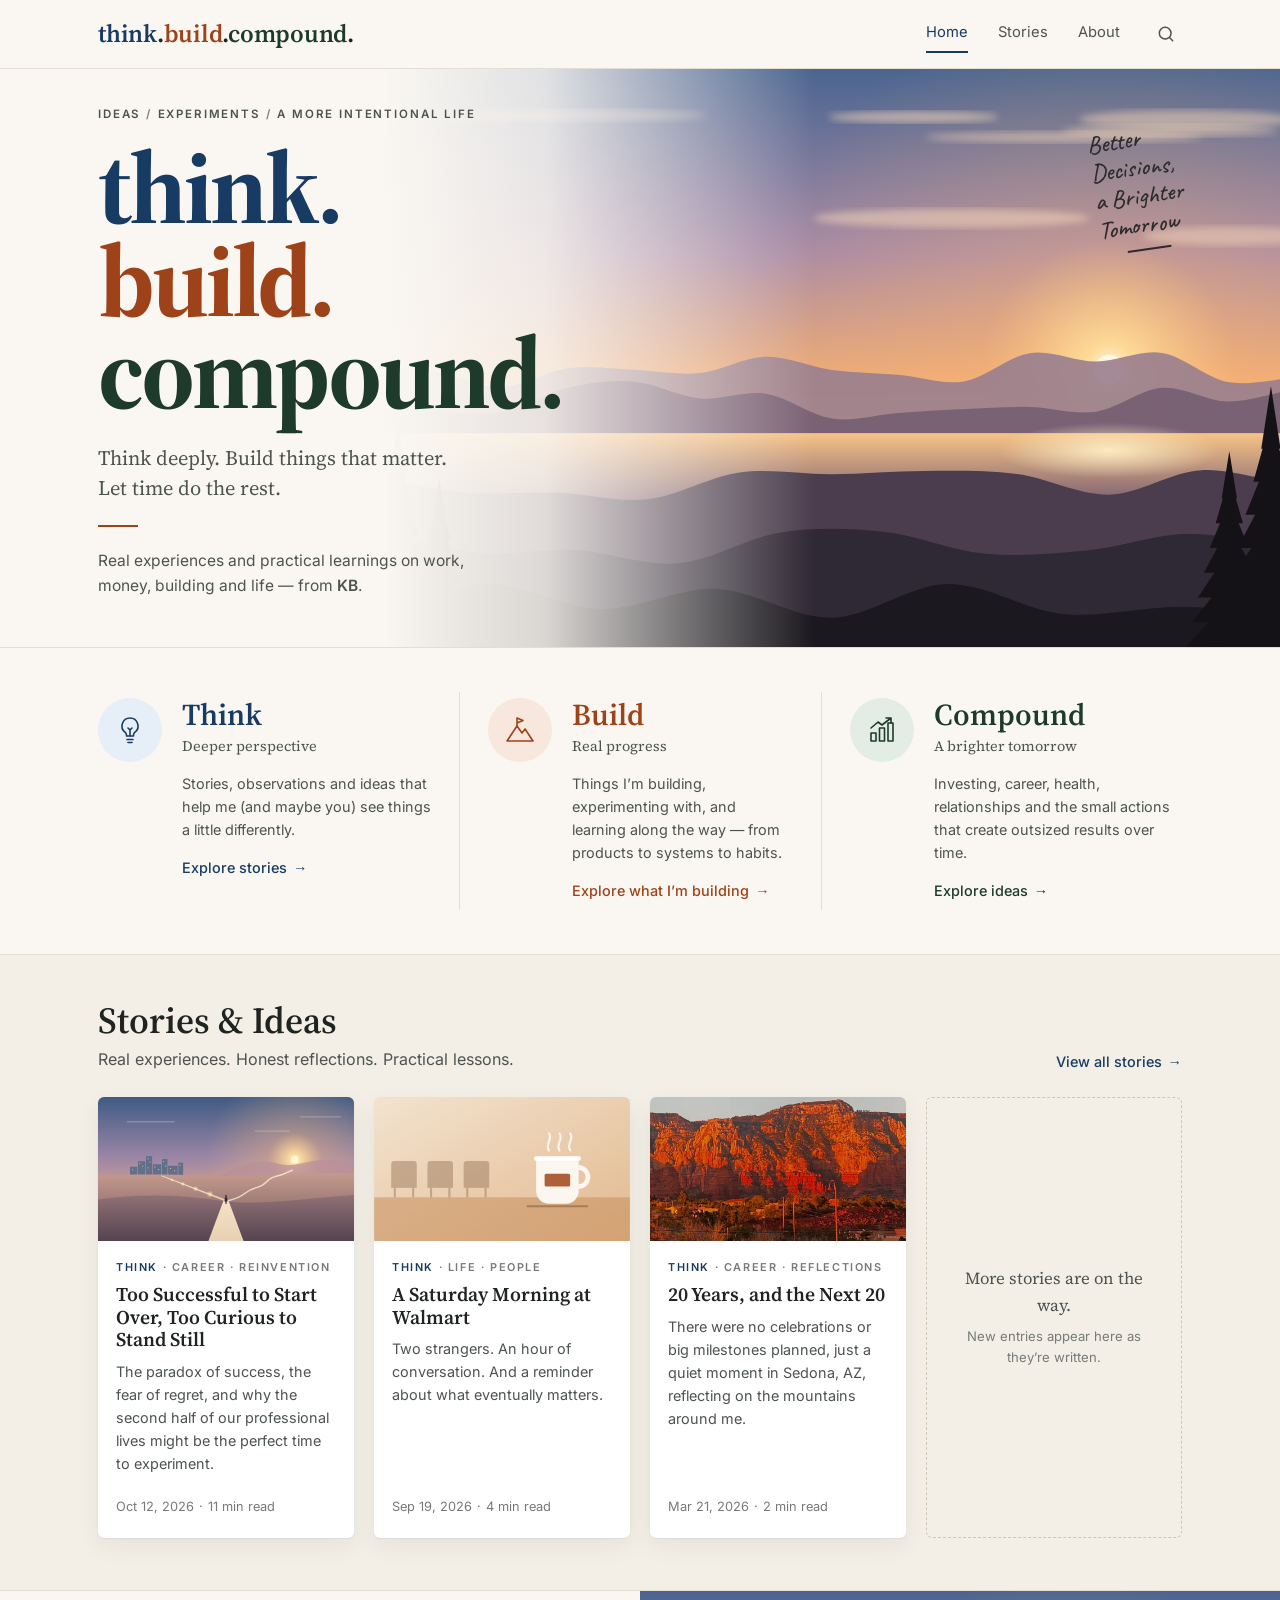
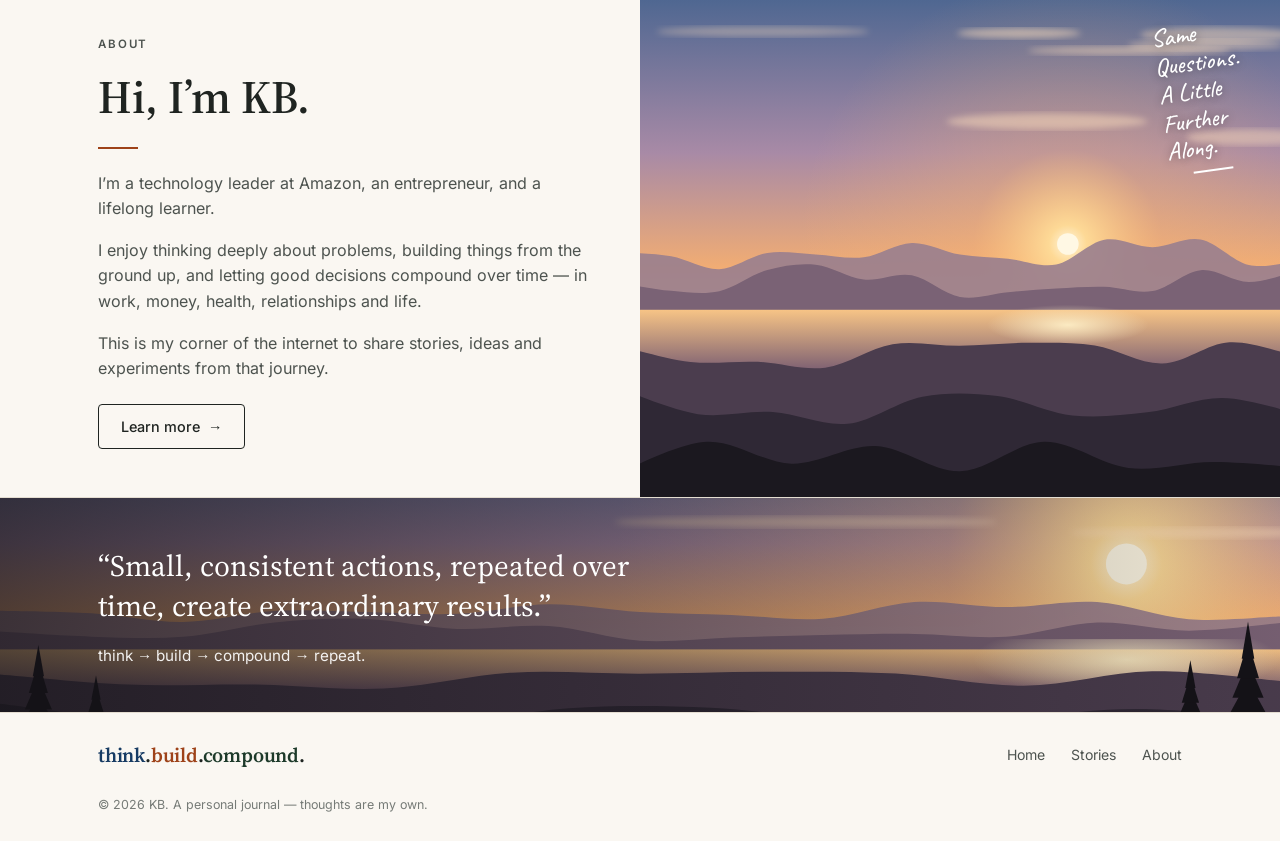
<file: index.html>
<!doctype html>
<html lang="en">
<head>
  <meta charset="utf-8">
  <meta name="viewport" content="width=device-width, initial-scale=1">
  <title>think.build.compound. — a journal by KB</title>
  <meta name="description" content="Think deeply. Build things that matter. Let time do the rest. Real experiences and practical learnings on work, money, building and life — from KB.">
  <link rel="canonical" href="https://thinkbuildcompound.com/">
  <meta name="theme-color" content="#faf7f2">
  <meta property="og:site_name" content="think.build.compound.">
  <meta property="og:type" content="website">
  <meta property="og:title" content="think.build.compound. — a journal by KB">
  <meta property="og:description" content="Think deeply. Build things that matter. Let time do the rest. Real experiences and practical learnings on work, money, building and life — from KB.">
  <meta property="og:url" content="https://thinkbuildcompound.com/">
  <meta property="og:image" content="https://thinkbuildcompound.com/assets/images/og-image.png">
  <meta property="og:image:width" content="1200">
  <meta property="og:image:height" content="630">
  <meta name="twitter:card" content="summary_large_image">
  <link rel="icon" href="assets/images/favicon.svg" type="image/svg+xml">
  <link rel="icon" href="assets/images/favicon-32.png" sizes="32x32" type="image/png">
  <link rel="apple-touch-icon" href="assets/images/apple-touch-icon.png">
  <link rel="preload" href="assets/fonts/source-serif-4-latin-opsz-normal.woff2" as="font" type="font/woff2" crossorigin>
  <link rel="stylesheet" href="assets/css/style.css">
</head><body>
  <a class="skip-link" href="#main">Skip to content</a>
  <header class="site-header">
    <div class="container">
      <a class="wordmark" href="index.html" aria-label="think.build.compound. home"><span class="c-think">think</span><span class="dot">.</span><span class="c-build">build</span><span class="dot">.</span><span class="c-compound">compound</span><span class="dot">.</span></a>
      <button class="nav-toggle" type="button" aria-expanded="false" aria-controls="site-nav" aria-label="Menu">
        <svg viewBox="0 0 24 24" fill="none" stroke="currentColor" stroke-width="1.8" stroke-linecap="round" aria-hidden="true"><path d="M4 7h16M4 12h16M4 17h16"/></svg>
      </button>
      <nav id="site-nav" class="nav" aria-label="Main">
        <a href="index.html" aria-current="page">Home</a>
        <a href="stories.html">Stories</a>
        <a href="about.html">About</a>
        <a class="search-link" href="stories.html#search" aria-label="Search stories">
          <svg viewBox="0 0 24 24" fill="none" stroke="currentColor" stroke-width="1.8" stroke-linecap="round" aria-hidden="true"><circle cx="11" cy="11" r="7"/><path d="m20 20-3.5-3.5"/></svg>
        </a>
      </nav>
    </div>
  </header>

  <main id="main">
    <section class="hero" aria-labelledby="hero-title">
      <div class="hero-media">
        <img src="assets/images/hero-landscape.svg" alt="" width="1600" height="1000" fetchpriority="high">
      </div>
      <p class="hero-note hand" aria-hidden="true">Better<br>Decisions,<br>a Brighter<br>Tomorrow</p>
      <div class="container">
        <div class="hero-copy">
          <p class="eyebrow">Ideas<span>/</span>Experiments<span>/</span>A more intentional life</p>
          <h1 class="hero-title" id="hero-title"><span class="c-think">think.</span><span class="c-build">build.</span><span class="c-compound">compound.</span></h1>
          <p class="hero-lede">Think deeply. Build things that matter.<br>Let time do the rest.</p>
          <hr class="accent-rule">
          <p class="hero-support">Real experiences and practical learnings on work, money, building and life — from <strong>KB</strong>.</p>
        </div>
      </div>
    </section>

    <section class="pillars" aria-label="The three ideas behind this journal">
      <div class="container">
        <div class="pillar pillar--think">
          <div class="pillar-icon"><svg viewBox="0 0 32 32" fill="none" stroke="currentColor" stroke-width="1.6" stroke-linecap="round" stroke-linejoin="round" aria-hidden="true"><path d="M16 4a8 8 0 0 0-4.8 14.4c.8.6 1.3 1.5 1.3 2.5V22h7v-1.1c0-1 .5-1.9 1.3-2.5A8 8 0 0 0 16 4Z"/><path d="M13 25.5h6M14 28.5h4M16 22v-6l-2-2M16 16l2-2"/></svg></div>
          <div>
            <h2>Think</h2>
            <p class="pillar-sub">Deeper perspective</p>
            <p>Stories, observations and ideas that help me (and maybe you) see things a little differently.</p>
            <a class="arrow-link" href="stories.html?category=think">Explore stories</a>
          </div>
        </div>
        <div class="pillar pillar--build">
          <div class="pillar-icon"><svg viewBox="0 0 32 32" fill="none" stroke="currentColor" stroke-width="1.6" stroke-linecap="round" stroke-linejoin="round" aria-hidden="true"><path d="M3 27 13 12l5 7 3-4 8 12Z"/><path d="M13 12V4l6 2.5-6 2.5"/></svg></div>
          <div>
            <h2>Build</h2>
            <p class="pillar-sub">Real progress</p>
            <p>Things I’m building, experimenting with, and learning along the way — from products to systems to habits.</p>
            <a class="arrow-link" href="stories.html?category=build">Explore what I’m building</a>
          </div>
        </div>
        <div class="pillar pillar--compound">
          <div class="pillar-icon"><svg viewBox="0 0 32 32" fill="none" stroke="currentColor" stroke-width="1.6" stroke-linecap="round" stroke-linejoin="round" aria-hidden="true"><rect x="5" y="19" width="5" height="8"/><rect x="13.5" y="14" width="5" height="13"/><rect x="22" y="9" width="5" height="18"/><path d="m5 14 7-6 4 3 9-7M20 4h5v5"/></svg></div>
          <div>
            <h2>Compound</h2>
            <p class="pillar-sub">A brighter tomorrow</p>
            <p>Investing, career, health, relationships and the small actions that create outsized results over time.</p>
            <a class="arrow-link" href="stories.html?category=compound">Explore ideas</a>
          </div>
        </div>
      </div>
    </section>

    <section class="stories-band" aria-labelledby="stories-title">
      <div class="container">
        <div class="section-head">
          <div>
            <h2 id="stories-title">Stories &amp; Ideas</h2>
            <p>Real experiences. Honest reflections. Practical lessons.</p>
          </div>
          <a class="arrow-link" href="stories.html">View all stories</a>
        </div>
        <div data-stories data-limit="4" data-upcoming>
          <noscript><p><a href="stories/a-saturday-morning-at-walmart.html">A Saturday Morning at Walmart</a> · <a href="stories.html">All stories</a></p></noscript>
        </div>
      </div>
    </section>

    <section class="about-teaser" aria-labelledby="about-title">
      <div class="about-copy">
        <p class="eyebrow">About</p>
        <h2 id="about-title">Hi, I’m KB.</h2>
        <hr class="accent-rule">
        <p>I’m a technology leader at Amazon, an entrepreneur, and a lifelong learner.</p>
        <p>I enjoy thinking deeply about problems, building things from the ground up, and letting good decisions compound over time — in work, money, health, relationships and life.</p>
        <p>This is my corner of the internet to share stories, ideas and experiments from that journey.</p>
        <a class="btn" href="about.html">Learn more</a>
      </div>
      <div class="about-media">
        <img src="assets/images/about-morning.svg" alt="" width="1200" height="900" loading="lazy">
        <p class="hand" aria-hidden="true">Same<br>Questions.<br>A Little<br>Further<br>Along.</p>
      </div>
    </section>

    <section class="banner" aria-label="Guiding idea">
      <img src="assets/images/banner-ridge.svg" alt="" width="2400" height="640" loading="lazy">
      <div class="container">
        <blockquote>“Small, consistent actions, repeated over time, create extraordinary results.”</blockquote>
        <p class="loop">think → build → compound → repeat.</p>
      </div>
    </section>
  </main>
  <footer class="site-footer">
    <div class="container">
      <a class="wordmark" href="index.html" aria-label="think.build.compound. home"><span class="c-think">think</span>.<span class="c-build">build</span>.<span class="c-compound">compound</span>.</a>
      <nav class="footer-nav" aria-label="Footer">
        <a href="index.html">Home</a>
        <a href="stories.html">Stories</a>
        <a href="about.html">About</a>
      </nav>
      <p class="footer-meta">© <span data-year>2026</span> KB. A personal journal — thoughts are my own.</p>
    </div>
  </footer>
  <script src="assets/js/main.js" defer></script>
  <script>document.querySelectorAll("[data-year]").forEach(function(e){e.textContent=new Date().getFullYear()})</script>
  <!-- Cloudflare Web Analytics --><script type='module' src='https://static.cloudflareinsights.com/beacon.min.js' data-cf-beacon='{"token": "dc9221a92e944d07a9888e595dff99a1"}'></script><!-- End Cloudflare Web Analytics -->
</body>
</html>
</file>
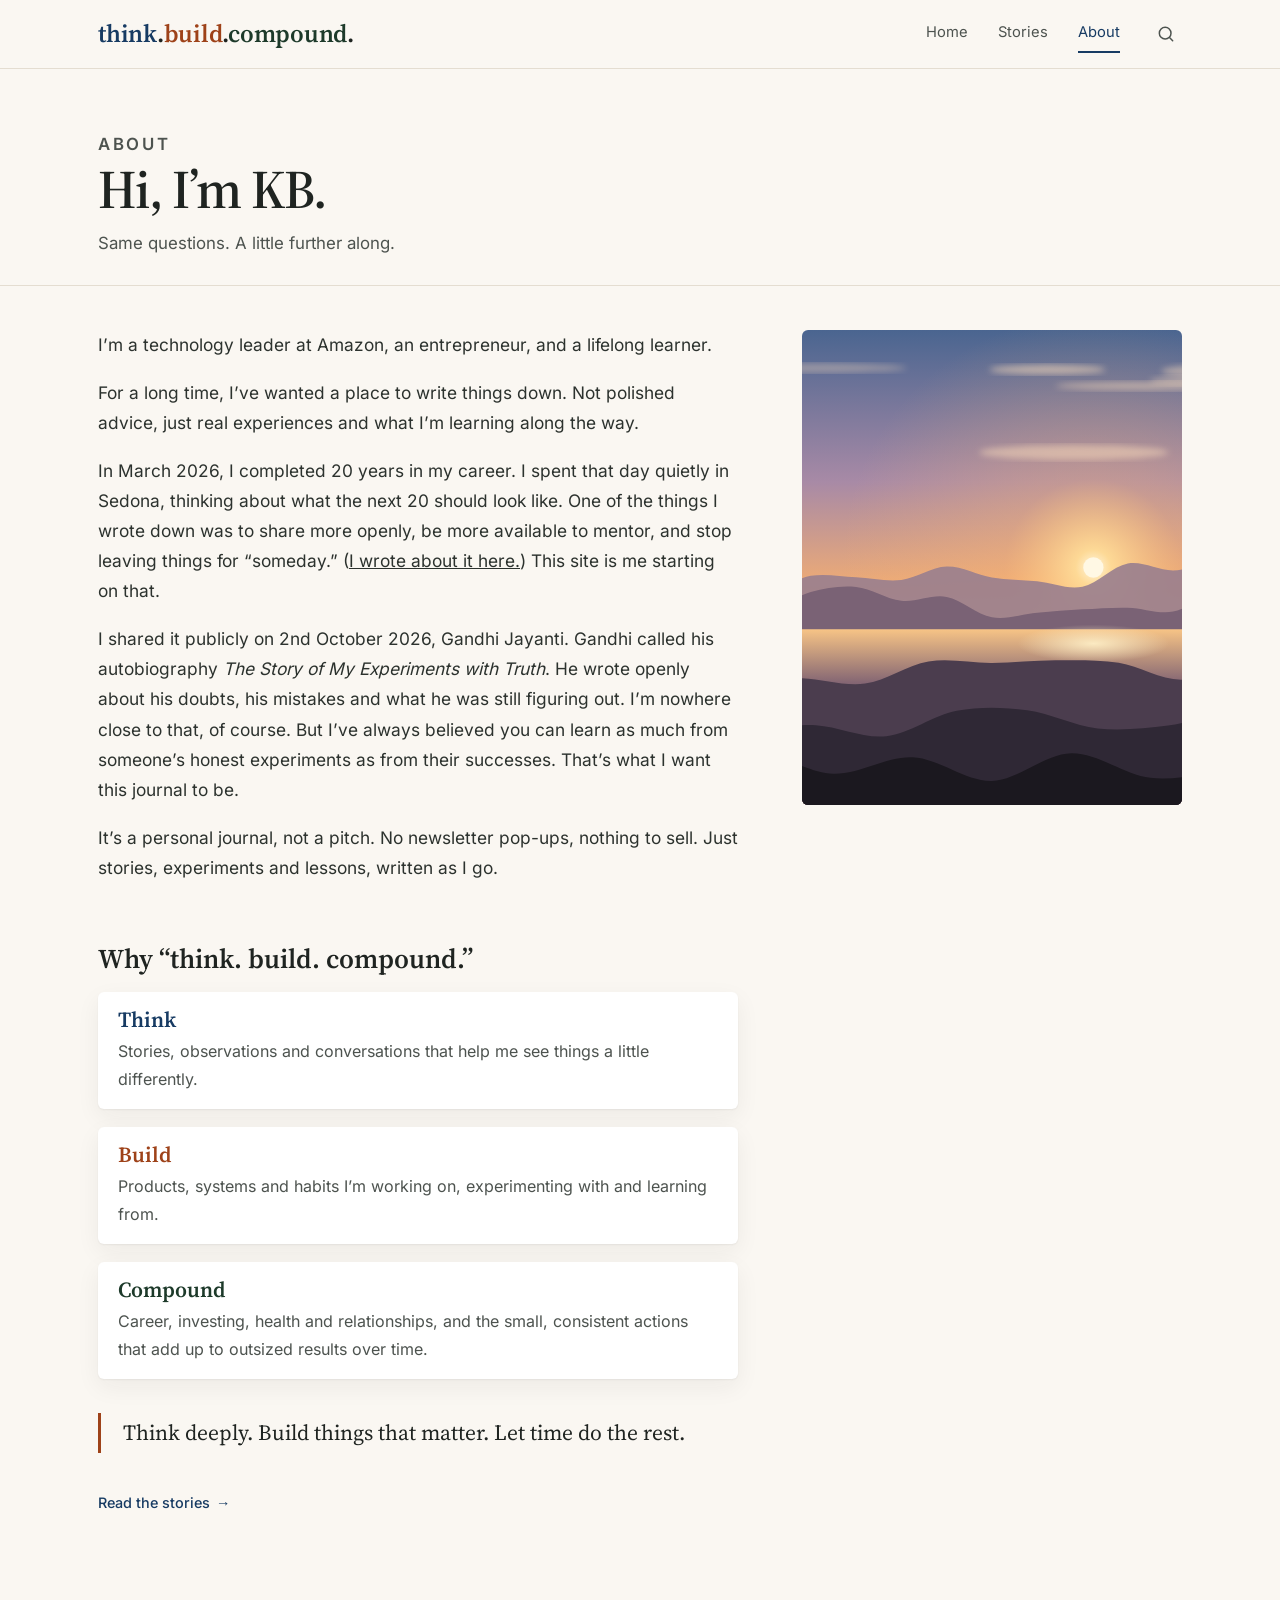
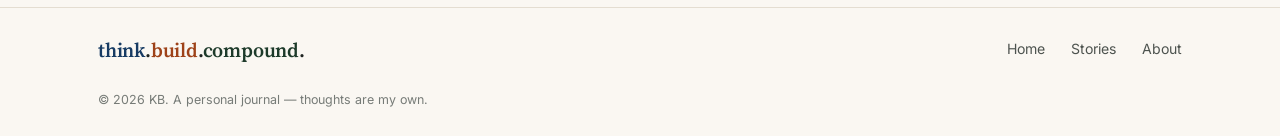
<file: about.html>
<!doctype html>
<html lang="en">
<head>
  <meta charset="utf-8">
  <meta name="viewport" content="width=device-width, initial-scale=1">
  <title>About KB — think.build.compound.</title>
  <meta name="description" content="Hi, I’m KB. A technology leader, entrepreneur and lifelong learner writing about thinking deeply, building things that matter, and letting time do the rest.">
  <link rel="canonical" href="https://thinkbuildcompound.com/about.html">
  <meta name="theme-color" content="#faf7f2">
  <meta property="og:site_name" content="think.build.compound.">
  <meta property="og:type" content="profile">
  <meta property="og:title" content="About KB — think.build.compound.">
  <meta property="og:description" content="Hi, I’m KB. A technology leader, entrepreneur and lifelong learner writing about thinking deeply, building things that matter, and letting time do the rest.">
  <meta property="og:url" content="https://thinkbuildcompound.com/about.html">
  <meta property="og:image" content="https://thinkbuildcompound.com/assets/images/og-image.png">
  <meta property="og:image:width" content="1200">
  <meta property="og:image:height" content="630">
  <meta name="twitter:card" content="summary_large_image">
  <link rel="icon" href="assets/images/favicon.svg" type="image/svg+xml">
  <link rel="icon" href="assets/images/favicon-32.png" sizes="32x32" type="image/png">
  <link rel="apple-touch-icon" href="assets/images/apple-touch-icon.png">
  <link rel="preload" href="assets/fonts/source-serif-4-latin-opsz-normal.woff2" as="font" type="font/woff2" crossorigin>
  <link rel="stylesheet" href="assets/css/style.css">
</head><body>
  <a class="skip-link" href="#main">Skip to content</a>
  <header class="site-header">
    <div class="container">
      <a class="wordmark" href="index.html" aria-label="think.build.compound. home"><span class="c-think">think</span><span class="dot">.</span><span class="c-build">build</span><span class="dot">.</span><span class="c-compound">compound</span><span class="dot">.</span></a>
      <button class="nav-toggle" type="button" aria-expanded="false" aria-controls="site-nav" aria-label="Menu">
        <svg viewBox="0 0 24 24" fill="none" stroke="currentColor" stroke-width="1.8" stroke-linecap="round" aria-hidden="true"><path d="M4 7h16M4 12h16M4 17h16"/></svg>
      </button>
      <nav id="site-nav" class="nav" aria-label="Main">
        <a href="index.html">Home</a>
        <a href="stories.html">Stories</a>
        <a href="about.html" aria-current="page">About</a>
        <a class="search-link" href="stories.html#search" aria-label="Search stories">
          <svg viewBox="0 0 24 24" fill="none" stroke="currentColor" stroke-width="1.8" stroke-linecap="round" aria-hidden="true"><circle cx="11" cy="11" r="7"/><path d="m20 20-3.5-3.5"/></svg>
        </a>
      </nav>
    </div>
  </header>

  <main id="main">
    <section class="page-head">
      <div class="container">
        <p class="eyebrow">About</p>
        <h1>Hi, I’m KB.</h1>
        <p>Same questions. A little further along.</p>
      </div>
    </section>
    <div class="container about-page">
      <div class="prose">
        <p>I’m a technology leader at Amazon, an entrepreneur, and a lifelong learner.</p>
        <p>For a long time, I’ve wanted a place to write things down. Not polished advice, just real experiences and what I’m learning along the way.</p>
        <p>In March 2026, I completed 20 years in my career. I spent that day quietly in Sedona, thinking about what the next 20 should look like. One of the things I wrote down was to share more openly, be more available to mentor, and stop leaving things for “someday.” (<a href="stories/twenty-years-and-the-next-twenty.html">I wrote about it here.</a>) This site is me starting on that.</p>
        <p>I shared it publicly on 2nd October 2026, Gandhi Jayanti. Gandhi called his autobiography <em>The Story of My Experiments with Truth</em>. He wrote openly about his doubts, his mistakes and what he was still figuring out. I’m nowhere close to that, of course. But I’ve always believed you can learn as much from someone’s honest experiments as from their successes. That’s what I want this journal to be.</p>
        <p>It’s a personal journal, not a pitch. No newsletter pop-ups, nothing to sell. Just stories, experiments and lessons, written as I go.</p>

        <h2>Why “think. build. compound.”</h2>
        <div class="philosophy">
          <div><h3 class="c-think">Think</h3><p>Stories, observations and conversations that help me see things a little differently.</p></div>
          <div><h3 class="c-build">Build</h3><p>Products, systems and habits I’m working on, experimenting with and learning from.</p></div>
          <div><h3 class="c-compound">Compound</h3><p>Career, investing, health and relationships, and the small, consistent actions that add up to outsized results over time.</p></div>
        </div>
        <blockquote>Think deeply. Build things that matter. Let time do the rest.</blockquote>
        <p><a class="arrow-link c-think" href="stories.html">Read the stories</a></p>
      </div>
      <figure class="about-aside">
        <img src="assets/images/about-morning.svg" alt="" width="1200" height="900" loading="lazy">
      </figure>
    </div>
  </main>
  <footer class="site-footer">
    <div class="container">
      <a class="wordmark" href="index.html" aria-label="think.build.compound. home"><span class="c-think">think</span>.<span class="c-build">build</span>.<span class="c-compound">compound</span>.</a>
      <nav class="footer-nav" aria-label="Footer">
        <a href="index.html">Home</a>
        <a href="stories.html">Stories</a>
        <a href="about.html">About</a>
      </nav>
      <p class="footer-meta">© <span data-year>2026</span> KB. A personal journal — thoughts are my own.</p>
    </div>
  </footer>
  <script src="assets/js/main.js" defer></script>
  <script>document.querySelectorAll("[data-year]").forEach(function(e){e.textContent=new Date().getFullYear()})</script>
  <!-- Cloudflare Web Analytics --><script type='module' src='https://static.cloudflareinsights.com/beacon.min.js' data-cf-beacon='{"token": "dc9221a92e944d07a9888e595dff99a1"}'></script><!-- End Cloudflare Web Analytics -->
</body>
</html>
</file>
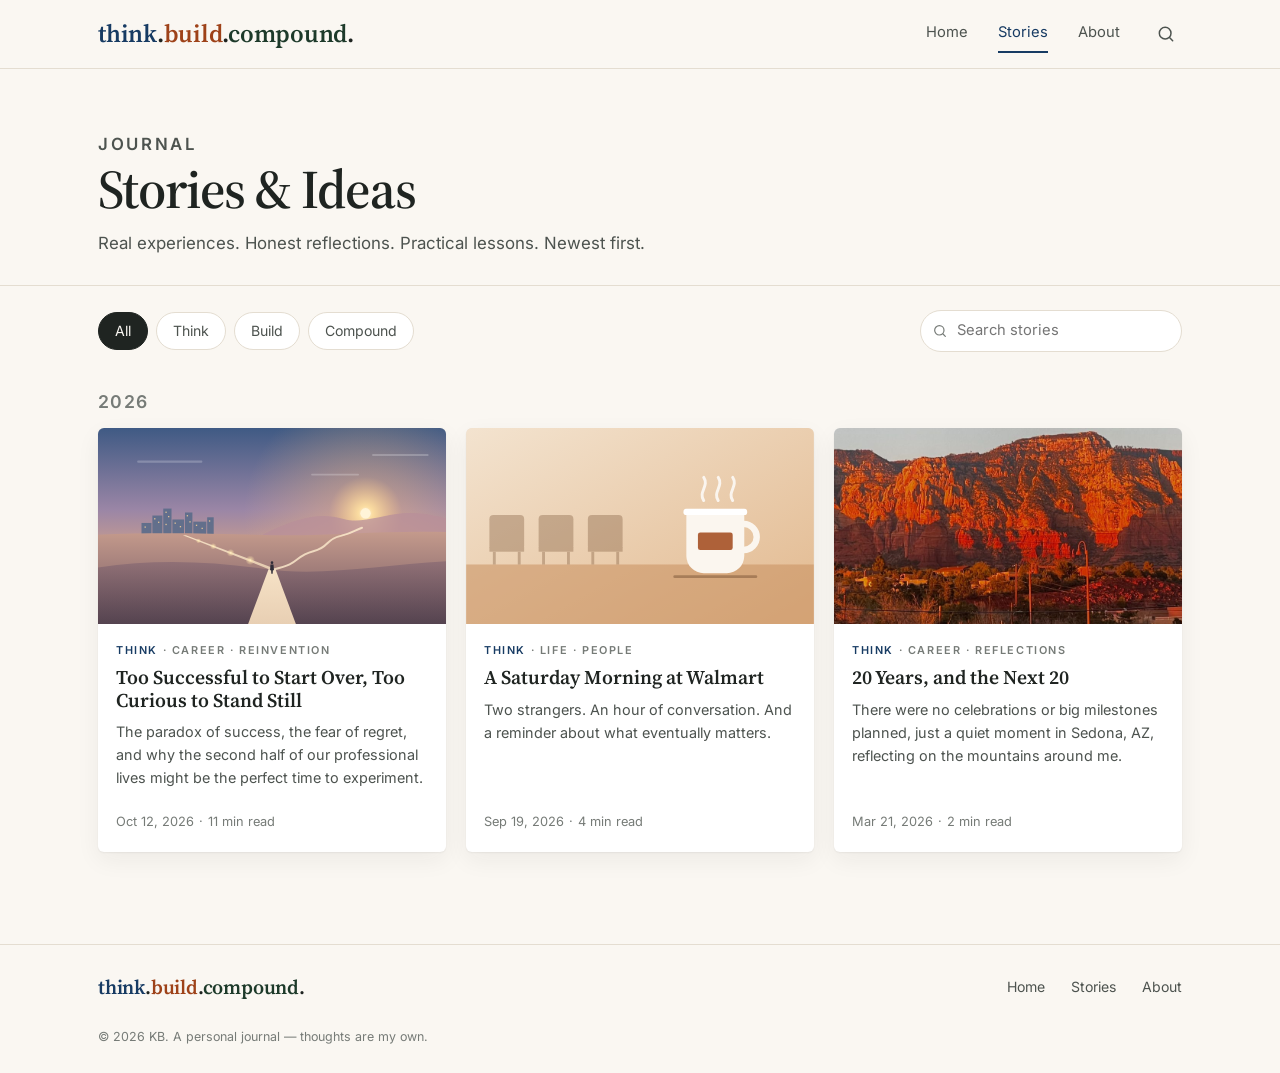
<file: stories.html>
<!doctype html>
<html lang="en">
<head>
  <meta charset="utf-8">
  <meta name="viewport" content="width=device-width, initial-scale=1">
  <title>Stories — think.build.compound.</title>
  <meta name="description" content="A chronological journal of stories, ideas and experiments from KB — sorted into Think, Build and Compound.">
  <link rel="canonical" href="https://thinkbuildcompound.com/stories.html">
  <meta name="theme-color" content="#faf7f2">
  <meta property="og:site_name" content="think.build.compound.">
  <meta property="og:type" content="website">
  <meta property="og:title" content="Stories — think.build.compound.">
  <meta property="og:description" content="A chronological journal of stories, ideas and experiments from KB — sorted into Think, Build and Compound.">
  <meta property="og:url" content="https://thinkbuildcompound.com/stories.html">
  <meta property="og:image" content="https://thinkbuildcompound.com/assets/images/og-image.png">
  <meta property="og:image:width" content="1200">
  <meta property="og:image:height" content="630">
  <meta name="twitter:card" content="summary_large_image">
  <link rel="icon" href="assets/images/favicon.svg" type="image/svg+xml">
  <link rel="icon" href="assets/images/favicon-32.png" sizes="32x32" type="image/png">
  <link rel="apple-touch-icon" href="assets/images/apple-touch-icon.png">
  <link rel="preload" href="assets/fonts/source-serif-4-latin-opsz-normal.woff2" as="font" type="font/woff2" crossorigin>
  <link rel="stylesheet" href="assets/css/style.css">
</head><body>
  <a class="skip-link" href="#main">Skip to content</a>
  <header class="site-header">
    <div class="container">
      <a class="wordmark" href="index.html" aria-label="think.build.compound. home"><span class="c-think">think</span><span class="dot">.</span><span class="c-build">build</span><span class="dot">.</span><span class="c-compound">compound</span><span class="dot">.</span></a>
      <button class="nav-toggle" type="button" aria-expanded="false" aria-controls="site-nav" aria-label="Menu">
        <svg viewBox="0 0 24 24" fill="none" stroke="currentColor" stroke-width="1.8" stroke-linecap="round" aria-hidden="true"><path d="M4 7h16M4 12h16M4 17h16"/></svg>
      </button>
      <nav id="site-nav" class="nav" aria-label="Main">
        <a href="index.html">Home</a>
        <a href="stories.html" aria-current="page">Stories</a>
        <a href="about.html">About</a>
        <a class="search-link" href="stories.html#search" aria-label="Search stories">
          <svg viewBox="0 0 24 24" fill="none" stroke="currentColor" stroke-width="1.8" stroke-linecap="round" aria-hidden="true"><circle cx="11" cy="11" r="7"/><path d="m20 20-3.5-3.5"/></svg>
        </a>
      </nav>
    </div>
  </header>

  <main id="main">
    <section class="page-head">
      <div class="container">
        <p class="eyebrow">Journal</p>
        <h1>Stories &amp; Ideas</h1>
        <p>Real experiences. Honest reflections. Practical lessons. Newest first.</p>
      </div>
    </section>
    <div class="container">
      <div class="archive-tools">
        <div class="filters" role="group" aria-label="Filter by category">
          <button class="filter" type="button" data-filter="all" aria-pressed="true">All</button>
          <button class="filter" type="button" data-filter="think" aria-pressed="false">Think</button>
          <button class="filter" type="button" data-filter="build" aria-pressed="false">Build</button>
          <button class="filter" type="button" data-filter="compound" aria-pressed="false">Compound</button>
        </div>
        <div class="search" id="search">
          <label class="visually-hidden" for="story-search">Search stories</label>
          <svg viewBox="0 0 24 24" fill="none" stroke="currentColor" stroke-width="1.8" stroke-linecap="round" aria-hidden="true"><circle cx="11" cy="11" r="7"/><path d="m20 20-3.5-3.5"/></svg>
          <input id="story-search" type="search" placeholder="Search stories" autocomplete="off">
        </div>
      </div>
      <p id="archive-status" class="visually-hidden" aria-live="polite"></p>
      <div class="archive" data-stories data-archive>
        <noscript><ul><li><a href="stories/a-saturday-morning-at-walmart.html">A Saturday Morning at Walmart</a> — Sep 19, 2026</li></ul></noscript>
      </div>
    </div>
  </main>
  <footer class="site-footer">
    <div class="container">
      <a class="wordmark" href="index.html" aria-label="think.build.compound. home"><span class="c-think">think</span>.<span class="c-build">build</span>.<span class="c-compound">compound</span>.</a>
      <nav class="footer-nav" aria-label="Footer">
        <a href="index.html">Home</a>
        <a href="stories.html">Stories</a>
        <a href="about.html">About</a>
      </nav>
      <p class="footer-meta">© <span data-year>2026</span> KB. A personal journal — thoughts are my own.</p>
    </div>
  </footer>
  <script src="assets/js/main.js" defer></script>
  <script>document.querySelectorAll("[data-year]").forEach(function(e){e.textContent=new Date().getFullYear()})</script>
  <!-- Cloudflare Web Analytics --><script type='module' src='https://static.cloudflareinsights.com/beacon.min.js' data-cf-beacon='{"token": "dc9221a92e944d07a9888e595dff99a1"}'></script><!-- End Cloudflare Web Analytics -->
</body>
</html>
</file>
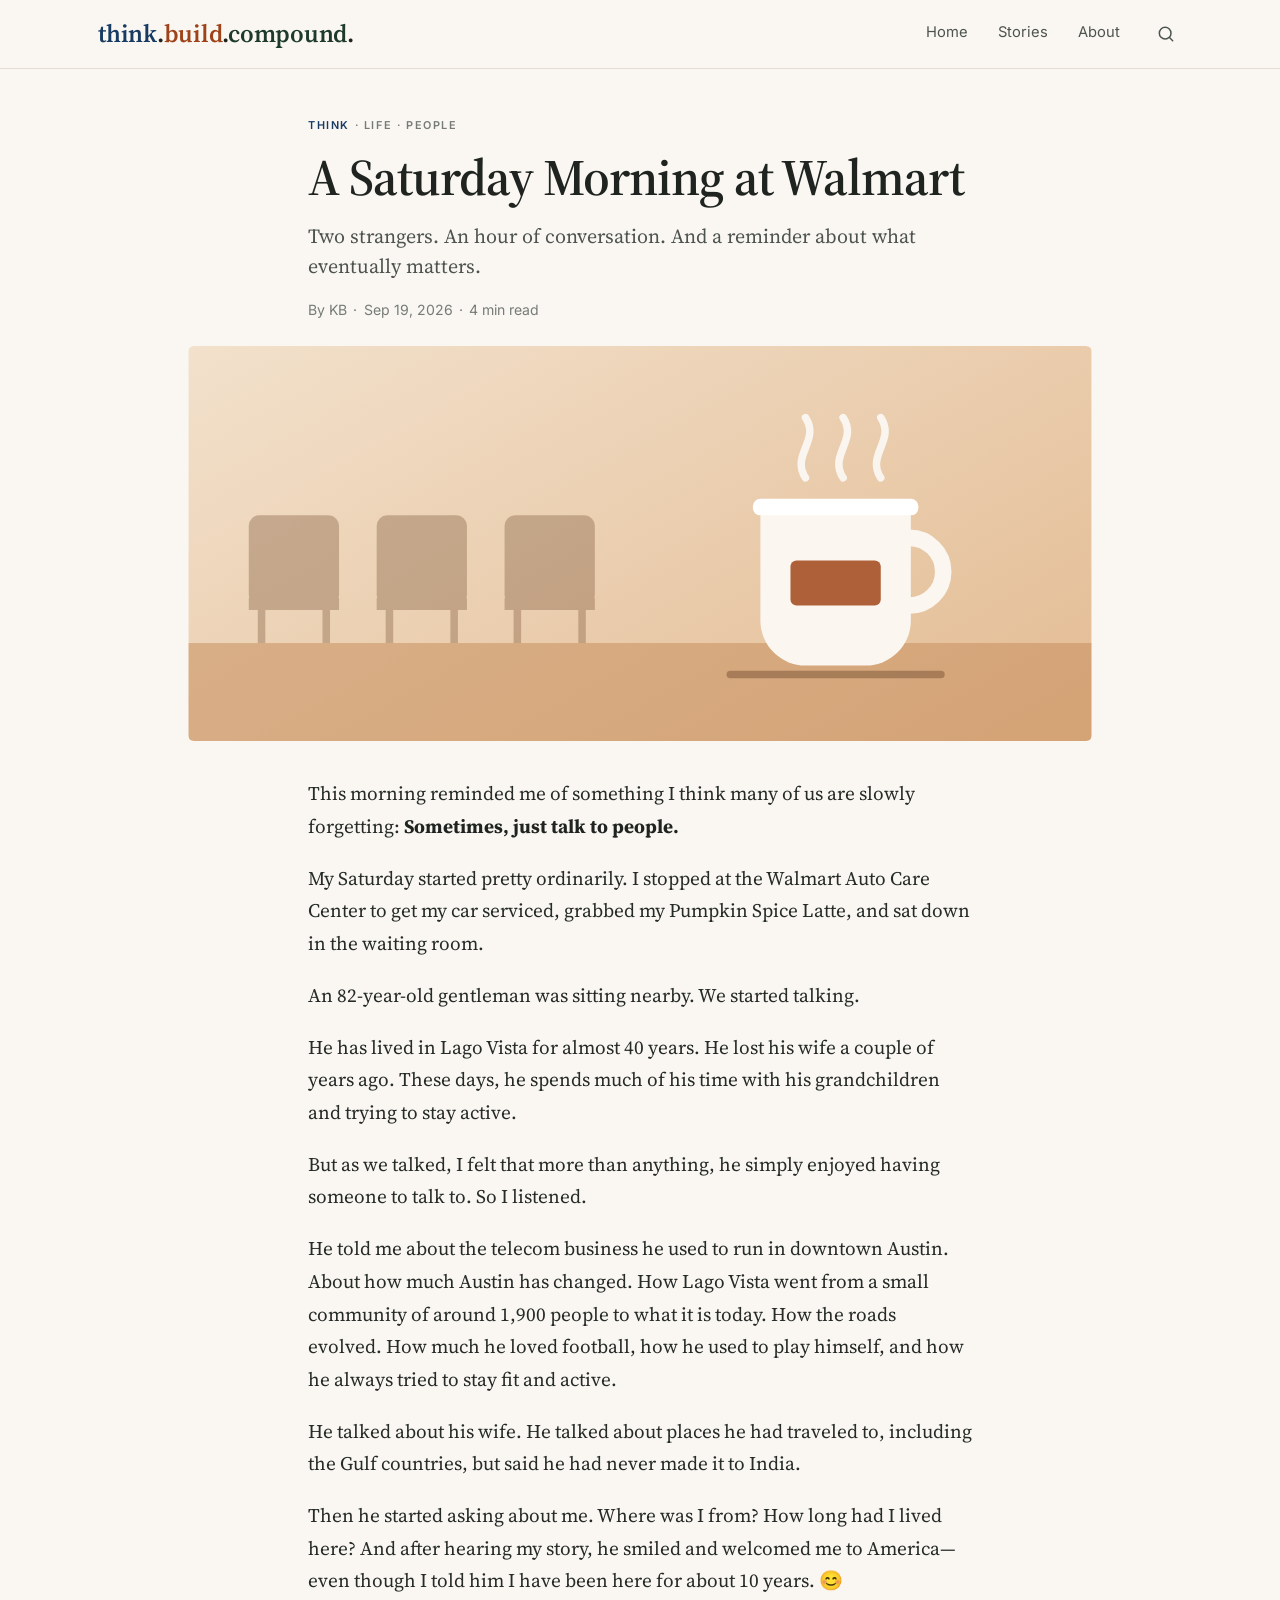
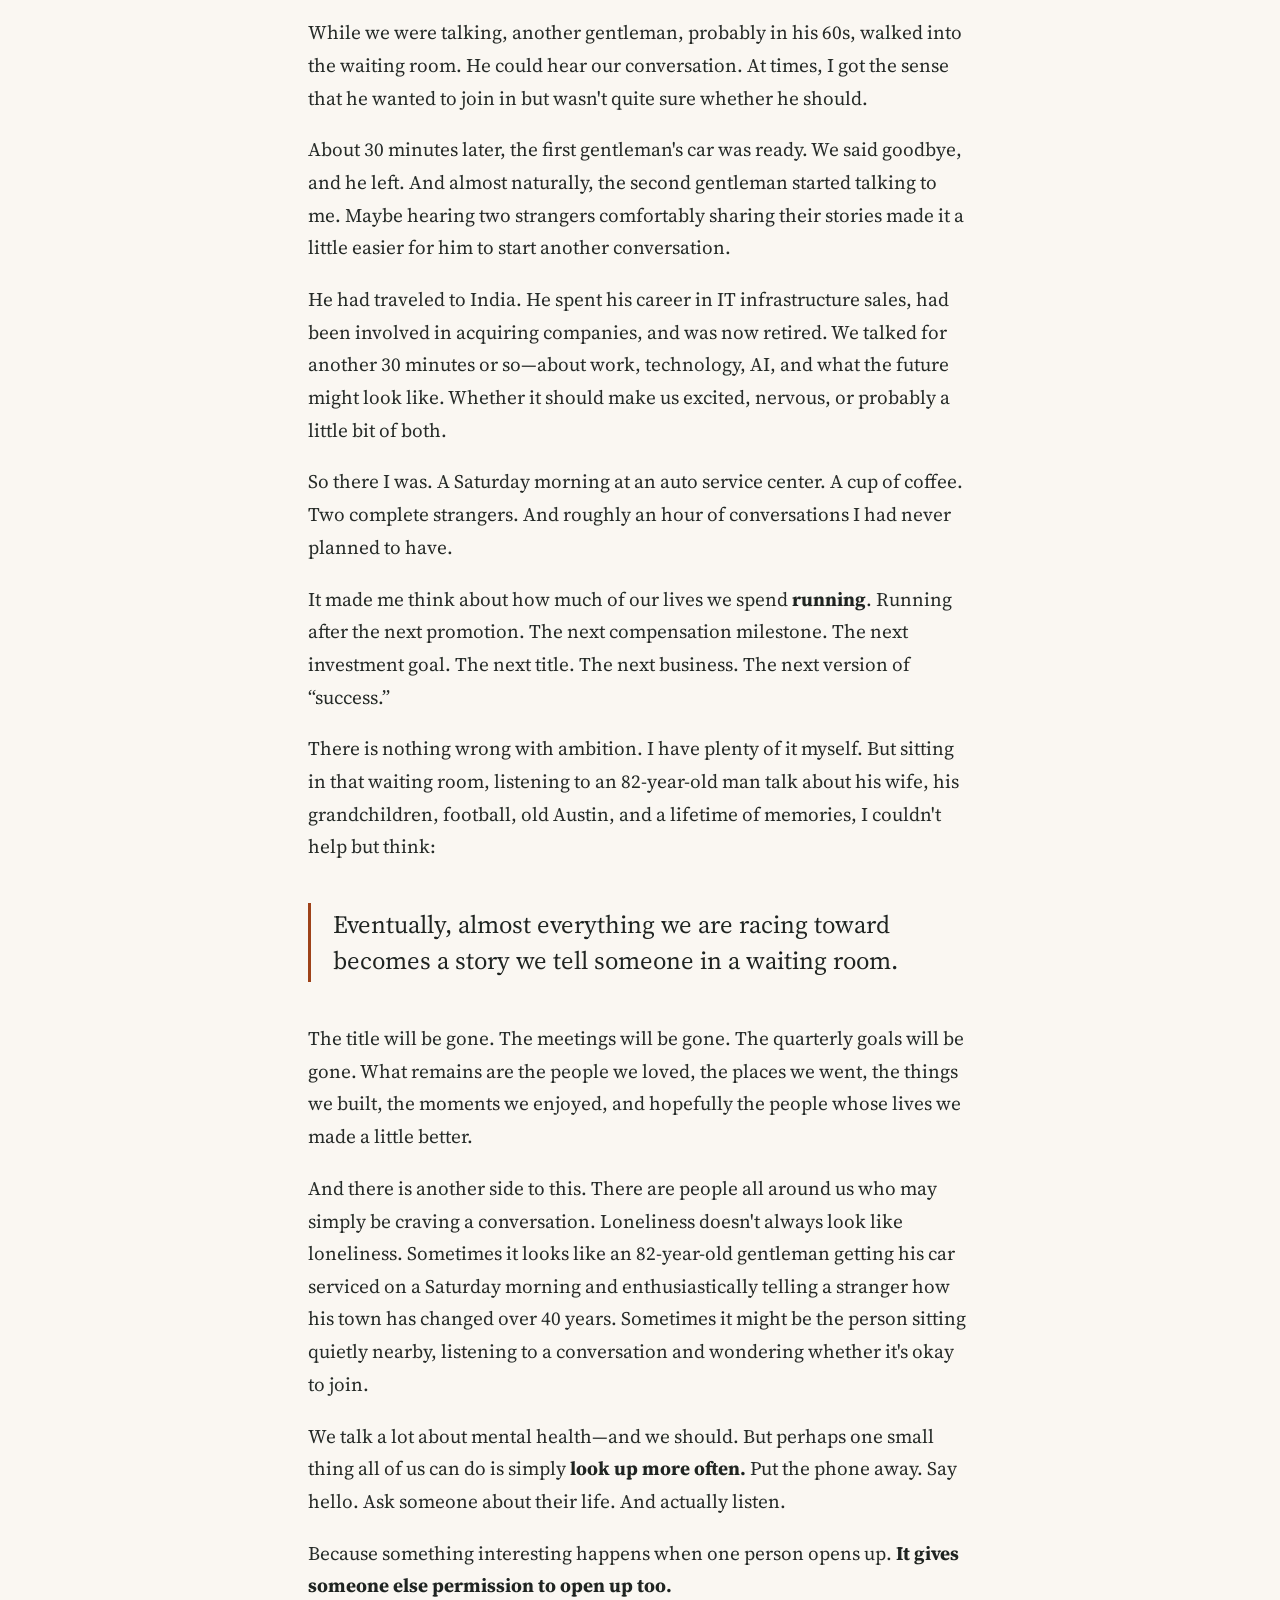
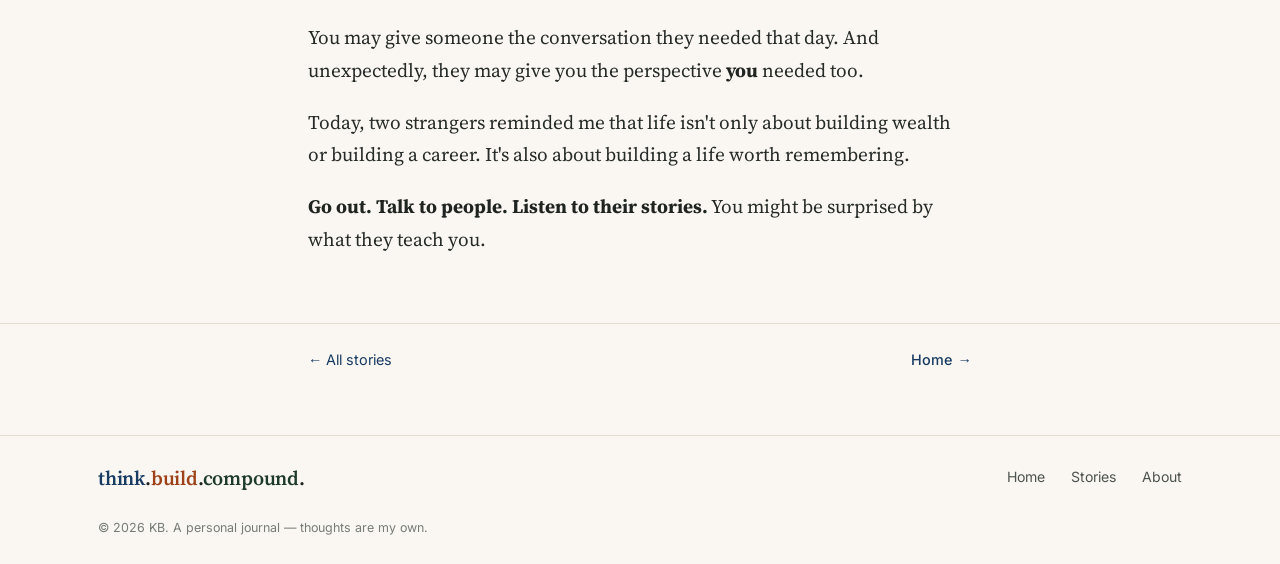
<file: stories/a-saturday-morning-at-walmart.html>
<!doctype html>
<html lang="en">
<head>
  <meta charset="utf-8">
  <meta name="viewport" content="width=device-width, initial-scale=1">
  <title>A Saturday Morning at Walmart — think.build.compound.</title>
  <meta name="description" content="Two strangers. An hour of conversation. And a reminder about what eventually matters.">
  <link rel="canonical" href="https://thinkbuildcompound.com/stories/a-saturday-morning-at-walmart.html">
  <meta name="theme-color" content="#faf7f2">
  <meta property="og:site_name" content="think.build.compound.">
  <meta property="og:type" content="article">
  <meta property="og:title" content="A Saturday Morning at Walmart">
  <meta property="og:description" content="Two strangers. An hour of conversation. And a reminder about what eventually matters.">
  <meta property="og:url" content="https://thinkbuildcompound.com/stories/a-saturday-morning-at-walmart.html">
  <meta property="og:image" content="https://thinkbuildcompound.com/assets/images/og-image.png">
  <meta property="og:image:width" content="1200">
  <meta property="og:image:height" content="630">
  <meta name="twitter:card" content="summary_large_image">
  <link rel="icon" href="../assets/images/favicon.svg" type="image/svg+xml">
  <link rel="icon" href="../assets/images/favicon-32.png" sizes="32x32" type="image/png">
  <link rel="apple-touch-icon" href="../assets/images/apple-touch-icon.png">
  <link rel="preload" href="../assets/fonts/source-serif-4-latin-opsz-normal.woff2" as="font" type="font/woff2" crossorigin>
  <link rel="stylesheet" href="../assets/css/style.css">
  <meta property="article:published_time" content="2026-09-19">
  <script type="application/ld+json">{"@context":"https://schema.org","@type":"BlogPosting","headline":"A Saturday Morning at Walmart","datePublished":"2026-09-19","author":{"@type":"Person","name":"KB"},"mainEntityOfPage":"https://thinkbuildcompound.com/stories/a-saturday-morning-at-walmart.html"}</script>
</head>
<body>
  <a class="skip-link" href="#main">Skip to content</a>
  <header class="site-header">
    <div class="container">
      <a class="wordmark" href="../index.html" aria-label="think.build.compound. home"><span class="c-think">think</span><span class="dot">.</span><span class="c-build">build</span><span class="dot">.</span><span class="c-compound">compound</span><span class="dot">.</span></a>
      <button class="nav-toggle" type="button" aria-expanded="false" aria-controls="site-nav" aria-label="Menu">
        <svg viewBox="0 0 24 24" fill="none" stroke="currentColor" stroke-width="1.8" stroke-linecap="round" aria-hidden="true"><path d="M4 7h16M4 12h16M4 17h16"/></svg>
      </button>
      <nav id="site-nav" class="nav" aria-label="Main">
        <a href="../index.html">Home</a>
        <a href="../stories.html">Stories</a>
        <a href="../about.html">About</a>
        <a class="search-link" href="../stories.html#search" aria-label="Search stories">
          <svg viewBox="0 0 24 24" fill="none" stroke="currentColor" stroke-width="1.8" stroke-linecap="round" aria-hidden="true"><circle cx="11" cy="11" r="7"/><path d="m20 20-3.5-3.5"/></svg>
        </a>
      </nav>
    </div>
  </header>

    <main id="main">
    <article>
      <header class="article-head">
        <div class="container">
          <p class="card-tags" data-category="think"><span class="cat">Think</span><span class="sep" aria-hidden="true">·</span><span>Life</span><span class="sep" aria-hidden="true">·</span><span>People</span></p>
          <h1>A Saturday Morning at Walmart</h1>
          <p class="article-dek">Two strangers. An hour of conversation. And a reminder about what eventually matters.</p>
          <p class="article-meta">By KB<span class="sep" aria-hidden="true">·</span><time datetime="2026-09-19">Sep 19, 2026</time><span class="sep" aria-hidden="true">·</span>4 min read</p>
        </div>
      </header>
      <figure class="article-figure">
        <img src="../assets/images/story-saturday-morning.svg" alt="Illustration of a cup of coffee in a waiting room" width="1200" height="675">
      </figure>
      <div class="article-body">
        <div class="container prose">
          <p>This morning reminded me of something I think many of us are slowly forgetting: <strong>Sometimes, just talk to people.</strong></p>
          <p>My Saturday started pretty ordinarily. I stopped at the Walmart Auto Care Center to get my car serviced, grabbed my Pumpkin Spice Latte, and sat down in the waiting room.</p>
          <p>An 82-year-old gentleman was sitting nearby. We started talking.</p>
          <p>He has lived in Lago Vista for almost 40 years. He lost his wife a couple of years ago. These days, he spends much of his time with his grandchildren and trying to stay active.</p>
          <p>But as we talked, I felt that more than anything, he simply enjoyed having someone to talk to. So I listened.</p>
          <p>He told me about the telecom business he used to run in downtown Austin. About how much Austin has changed. How Lago Vista went from a small community of around 1,900 people to what it is today. How the roads evolved. How much he loved football, how he used to play himself, and how he always tried to stay fit and active.</p>
          <p>He talked about his wife. He talked about places he had traveled to, including the Gulf countries, but said he had never made it to India.</p>
          <p>Then he started asking about me. Where was I from? How long had I lived here? And after hearing my story, he smiled and welcomed me to America—even though I told him I have been here for about 10 years. 😊</p>
          <p>While we were talking, another gentleman, probably in his 60s, walked into the waiting room. He could hear our conversation. At times, I got the sense that he wanted to join in but wasn't quite sure whether he should.</p>
          <p>About 30 minutes later, the first gentleman's car was ready. We said goodbye, and he left. And almost naturally, the second gentleman started talking to me. Maybe hearing two strangers comfortably sharing their stories made it a little easier for him to start another conversation.</p>
          <p>He had traveled to India. He spent his career in IT infrastructure sales, had been involved in acquiring companies, and was now retired. We talked for another 30 minutes or so—about work, technology, AI, and what the future might look like. Whether it should make us excited, nervous, or probably a little bit of both.</p>
          <p>So there I was. A Saturday morning at an auto service center. A cup of coffee. Two complete strangers. And roughly an hour of conversations I had never planned to have.</p>
          <p>It made me think about how much of our lives we spend <strong>running</strong>. Running after the next promotion. The next compensation milestone. The next investment goal. The next title. The next business. The next version of “success.”</p>
          <p>There is nothing wrong with ambition. I have plenty of it myself. But sitting in that waiting room, listening to an 82-year-old man talk about his wife, his grandchildren, football, old Austin, and a lifetime of memories, I couldn't help but think:</p>
          <blockquote>Eventually, almost everything we are racing toward becomes a story we tell someone in a waiting room.</blockquote>
          <p>The title will be gone. The meetings will be gone. The quarterly goals will be gone. What remains are the people we loved, the places we went, the things we built, the moments we enjoyed, and hopefully the people whose lives we made a little better.</p>
          <p>And there is another side to this. There are people all around us who may simply be craving a conversation. Loneliness doesn't always look like loneliness. Sometimes it looks like an 82-year-old gentleman getting his car serviced on a Saturday morning and enthusiastically telling a stranger how his town has changed over 40 years. Sometimes it might be the person sitting quietly nearby, listening to a conversation and wondering whether it's okay to join.</p>
          <p>We talk a lot about mental health—and we should. But perhaps one small thing all of us can do is simply <strong>look up more often.</strong> Put the phone away. Say hello. Ask someone about their life. And actually listen.</p>
          <p>Because something interesting happens when one person opens up. <strong>It gives someone else permission to open up too.</strong></p>
          <p>You may give someone the conversation they needed that day. And unexpectedly, they may give you the perspective <strong>you</strong> needed too.</p>
          <p>Today, two strangers reminded me that life isn't only about building wealth or building a career. It's also about building a life worth remembering.</p>
          <p><strong>Go out. Talk to people. Listen to their stories.</strong> You might be surprised by what they teach you.</p>
        </div>
      </div>
    </article>
    <nav class="article-foot" aria-label="Story navigation">
      <div class="container">
        <a class="back-link" href="../stories.html">← All stories</a>
        <a class="arrow-link" href="../index.html">Home</a>
      </div>
    </nav>
  </main>
  <footer class="site-footer">
    <div class="container">
      <a class="wordmark" href="../index.html" aria-label="think.build.compound. home"><span class="c-think">think</span>.<span class="c-build">build</span>.<span class="c-compound">compound</span>.</a>
      <nav class="footer-nav" aria-label="Footer">
        <a href="../index.html">Home</a>
        <a href="../stories.html">Stories</a>
        <a href="../about.html">About</a>
      </nav>
      <p class="footer-meta">© <span data-year>2026</span> KB. A personal journal — thoughts are my own.</p>
    </div>
  </footer>
  <script src="../assets/js/main.js" defer></script>
  <script>document.querySelectorAll("[data-year]").forEach(function(e){e.textContent=new Date().getFullYear()})</script>
  <!-- Cloudflare Web Analytics --><script type='module' src='https://static.cloudflareinsights.com/beacon.min.js' data-cf-beacon='{"token": "dc9221a92e944d07a9888e595dff99a1"}'></script><!-- End Cloudflare Web Analytics -->
</body>
</html>
</file>
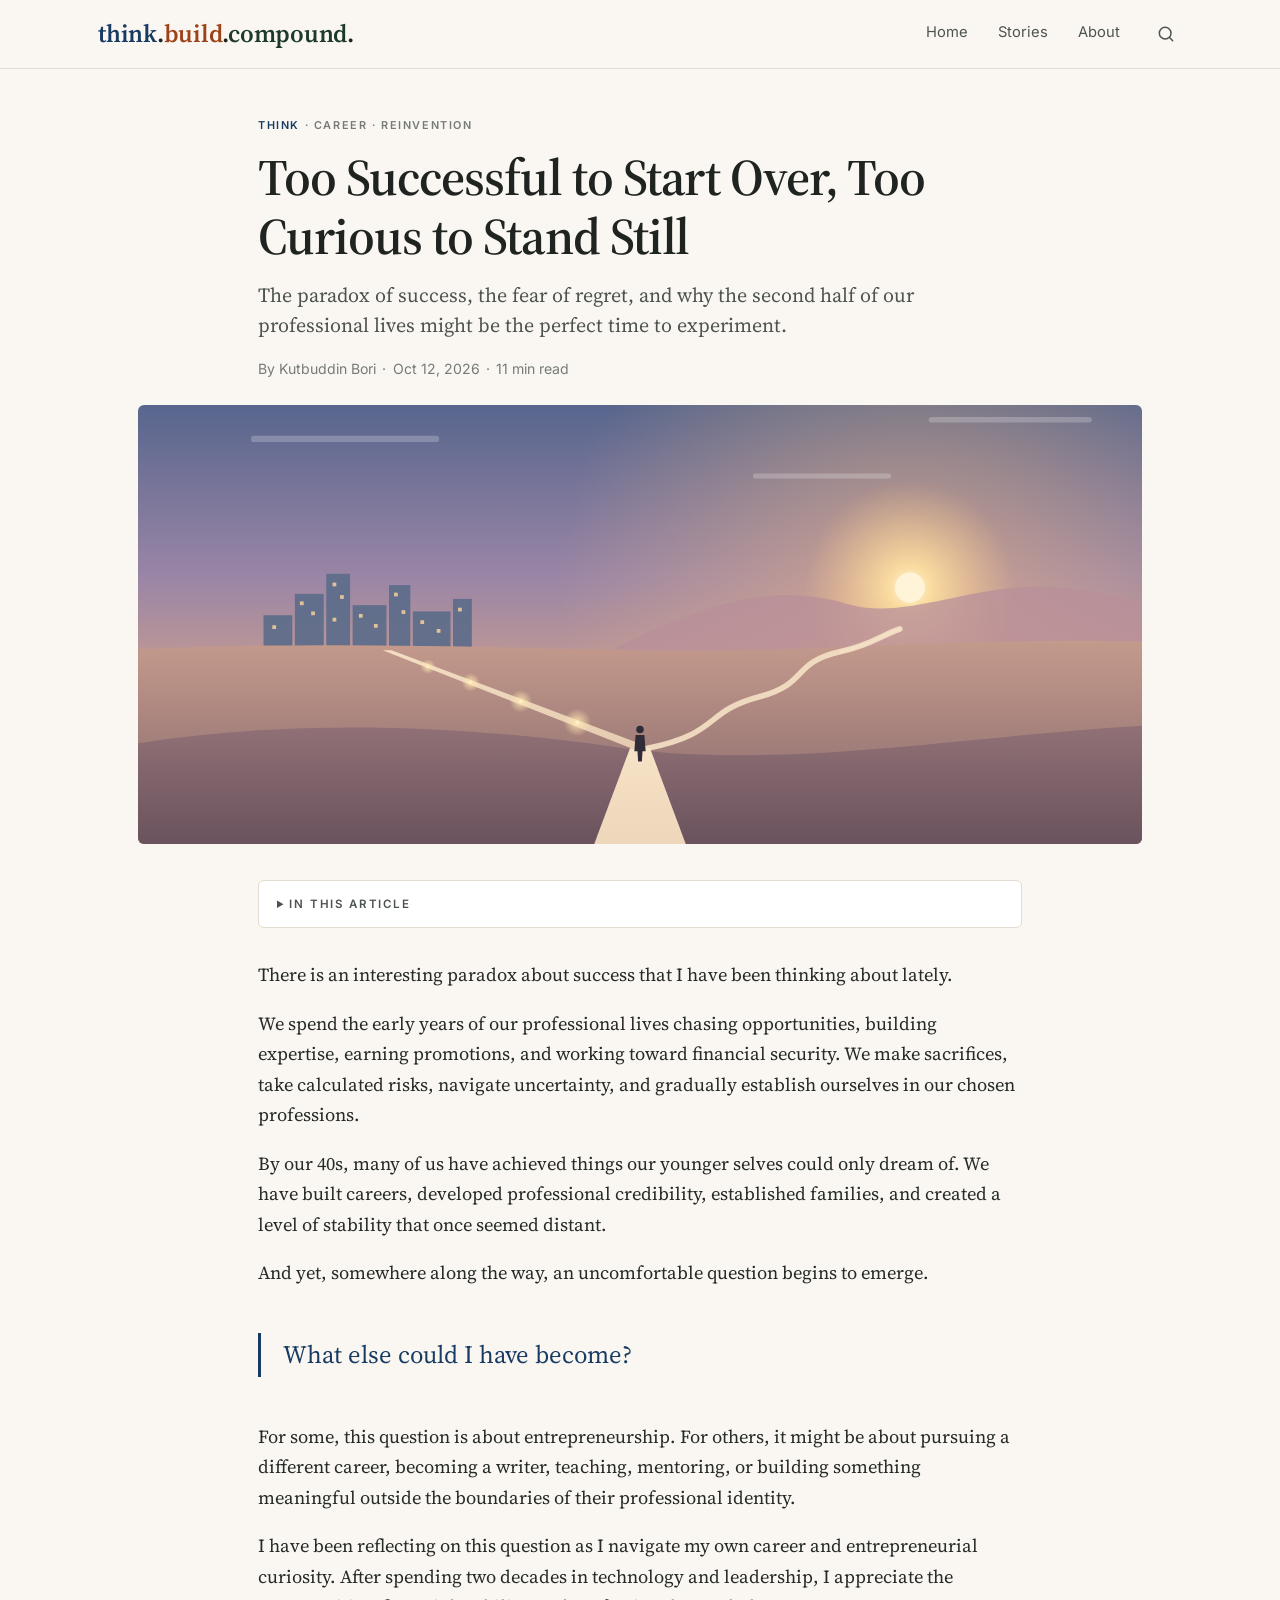
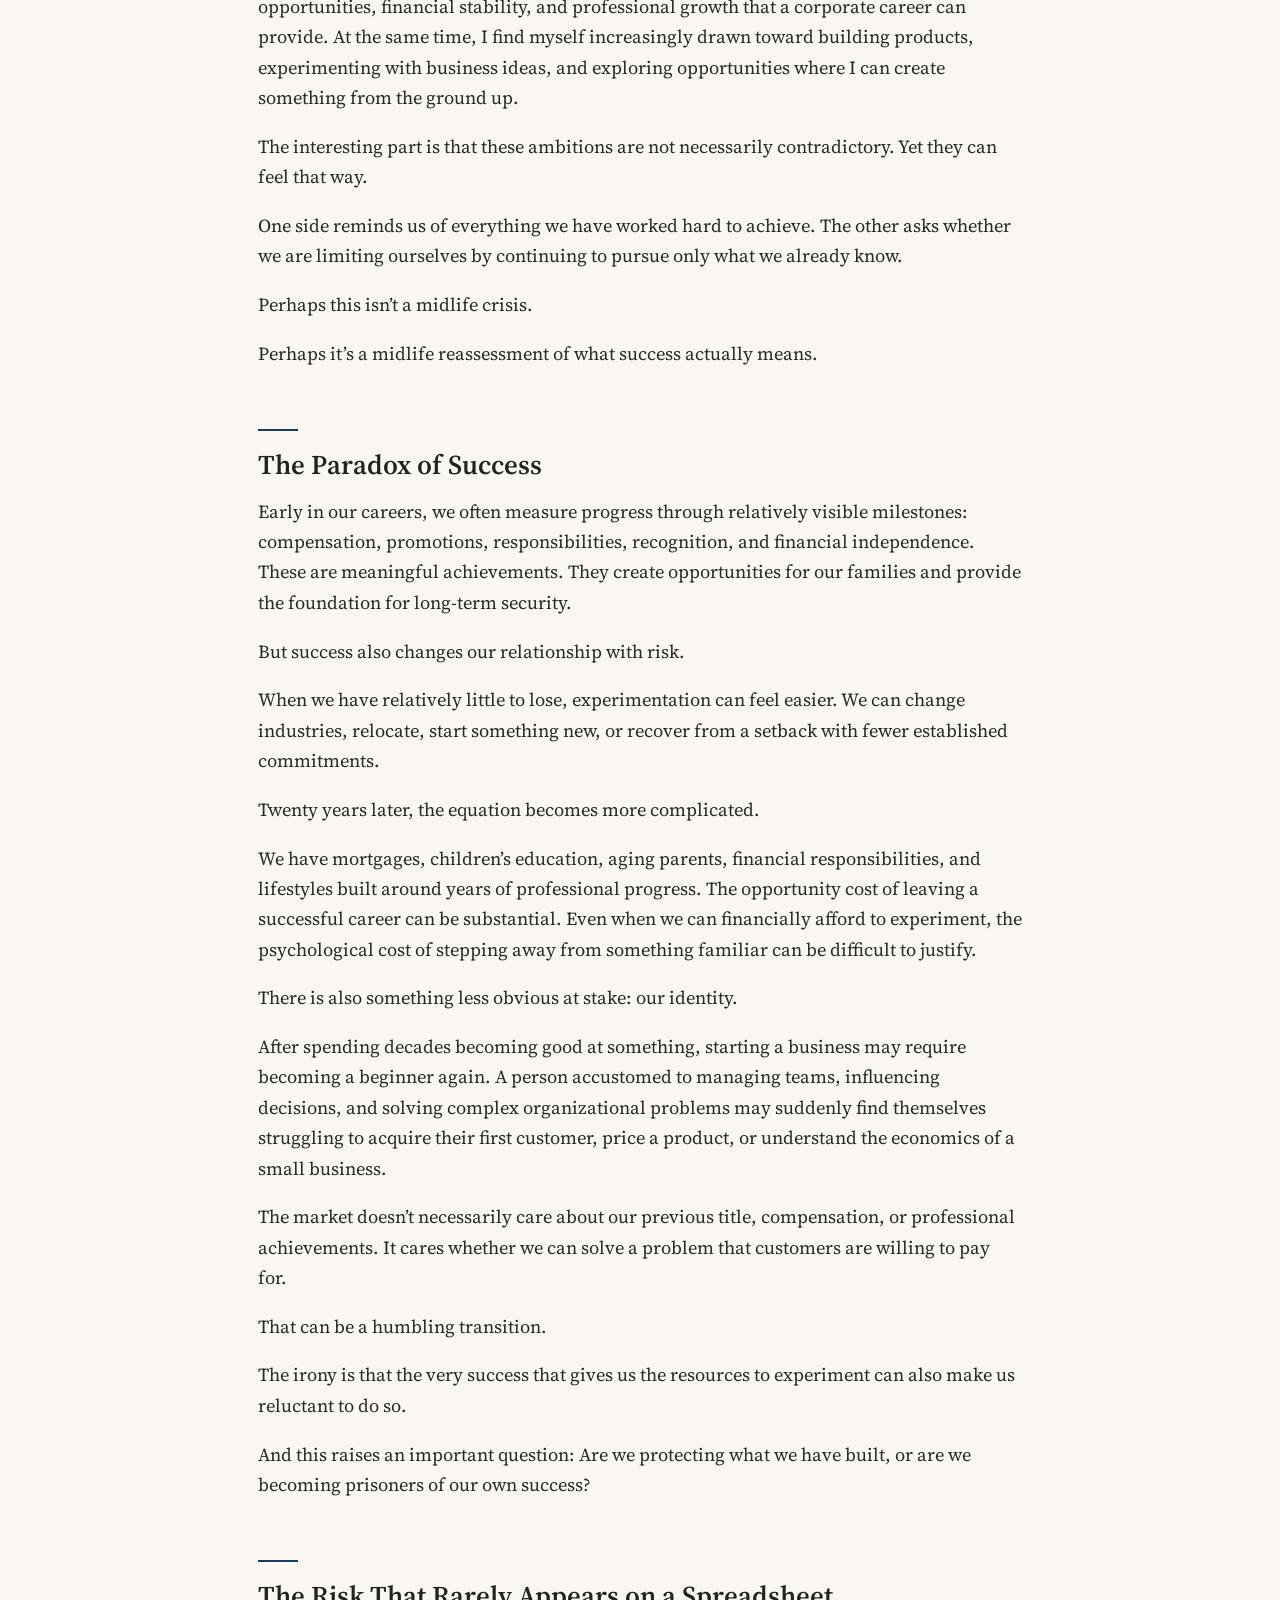
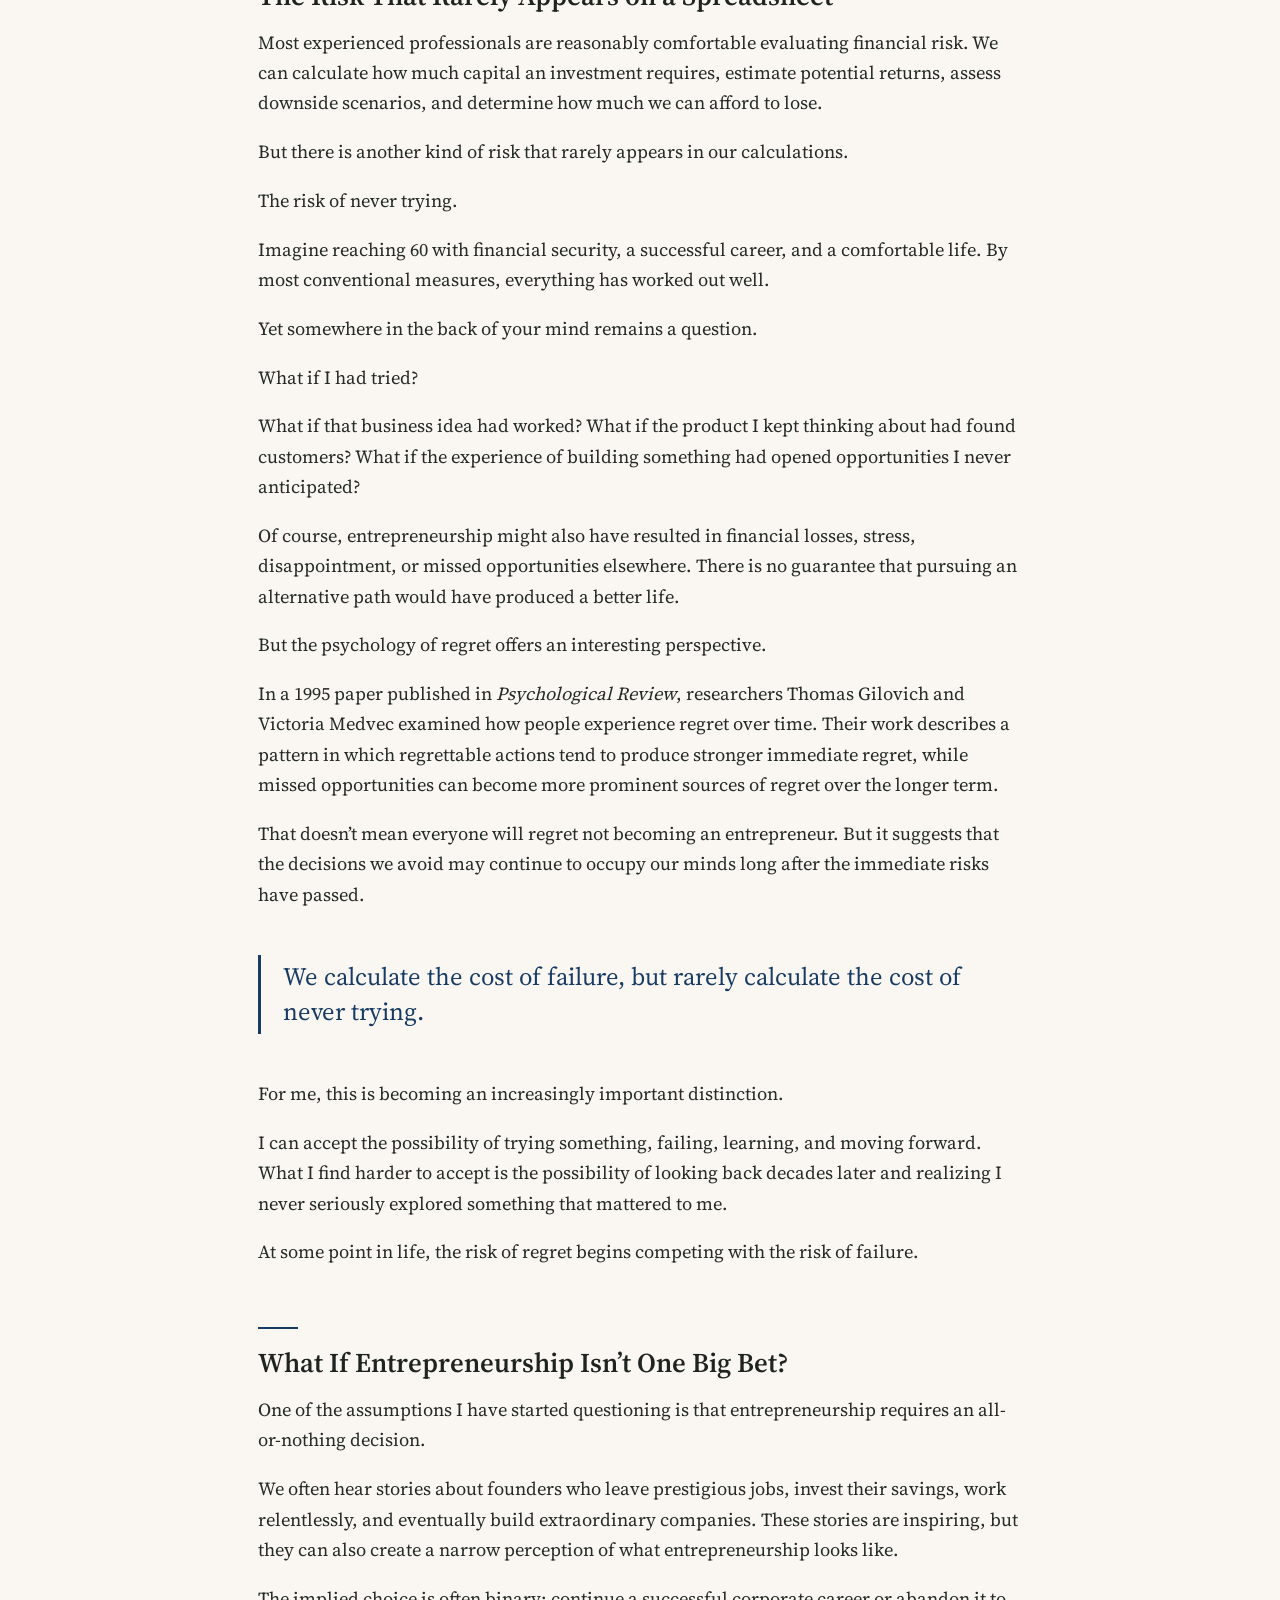
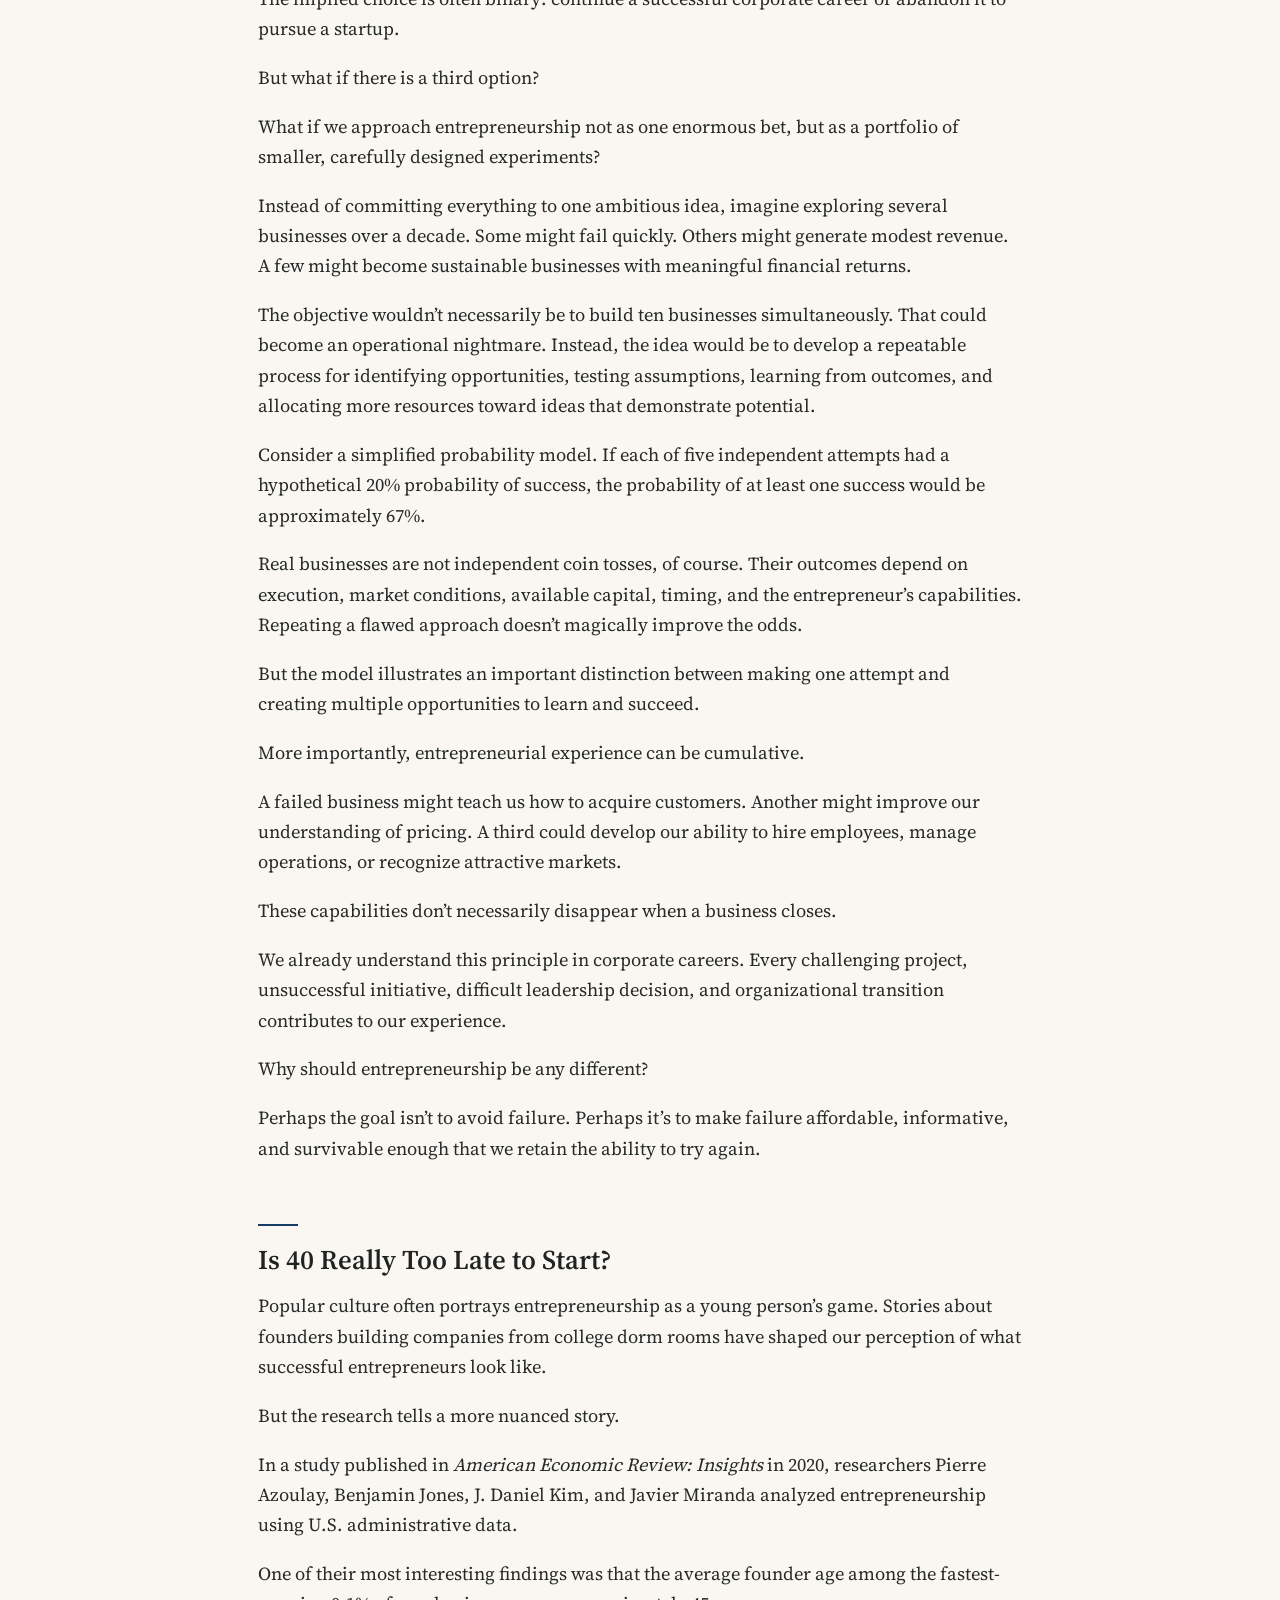
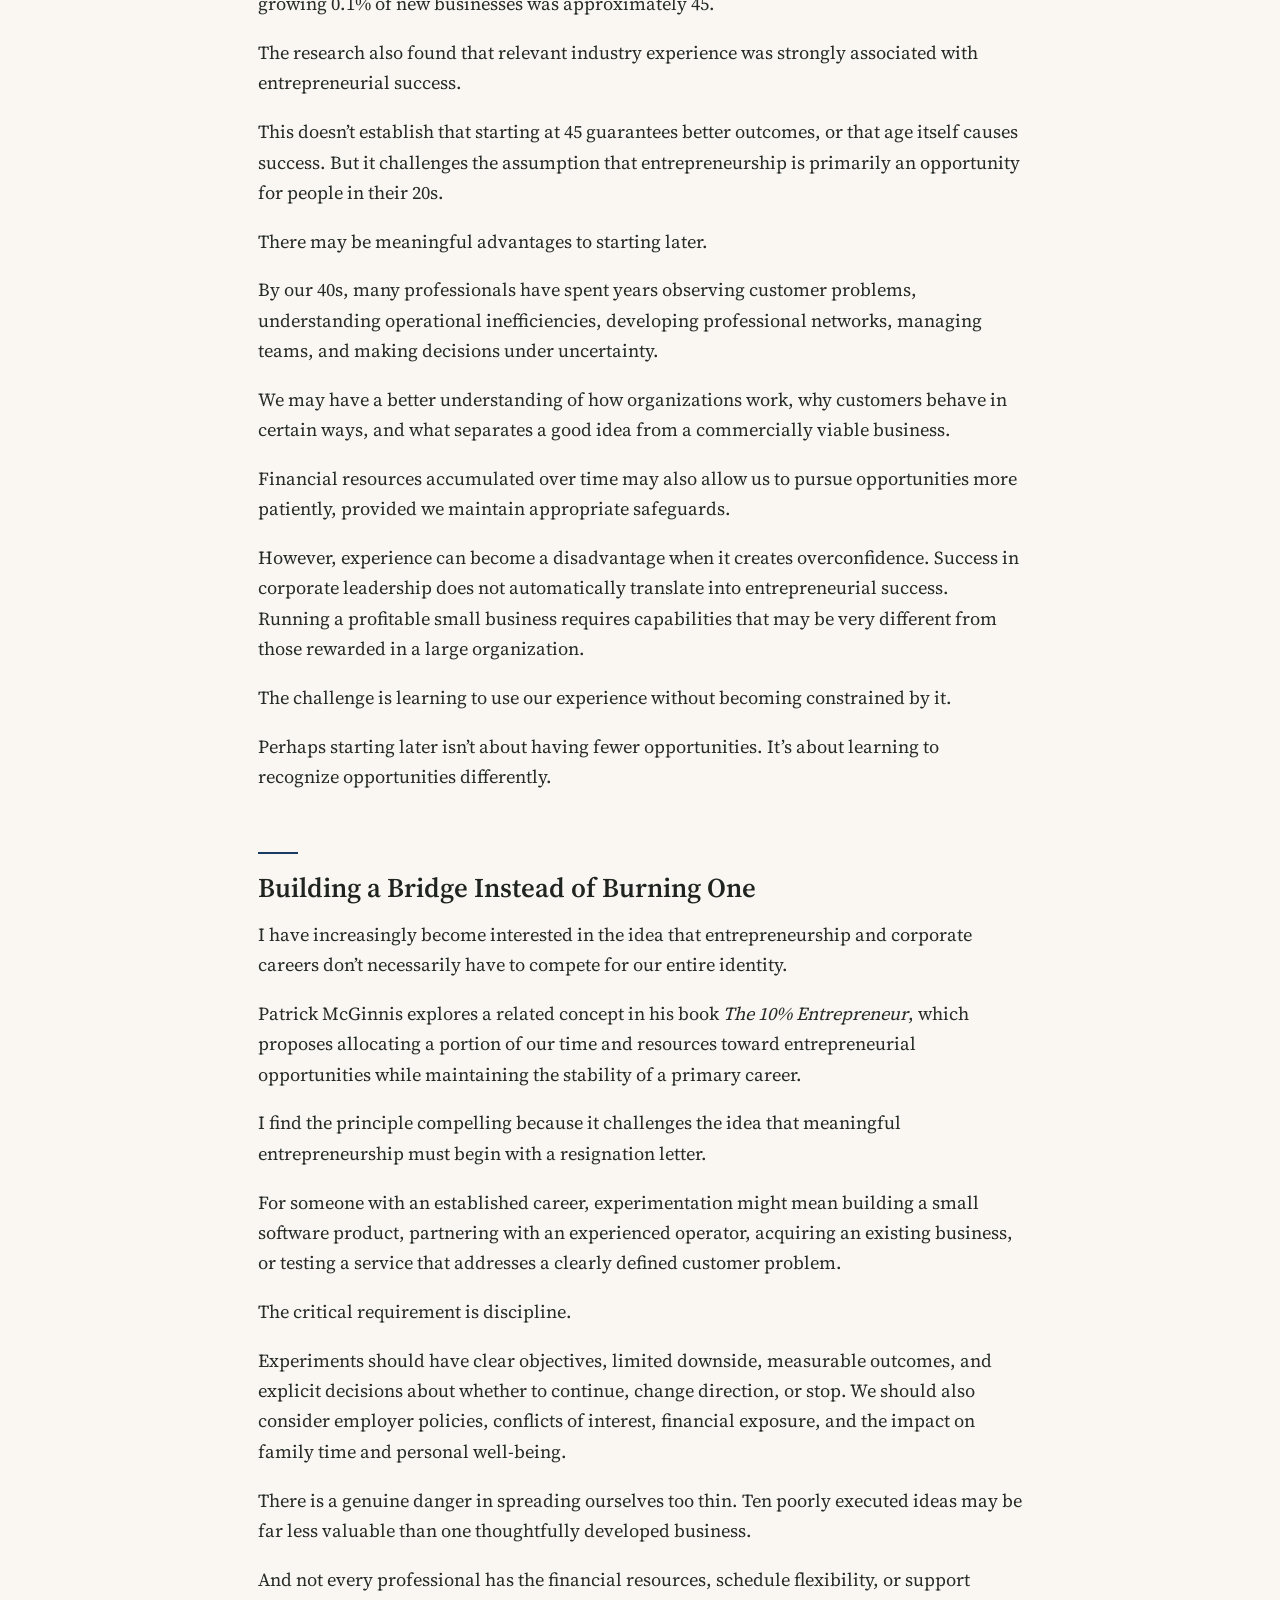
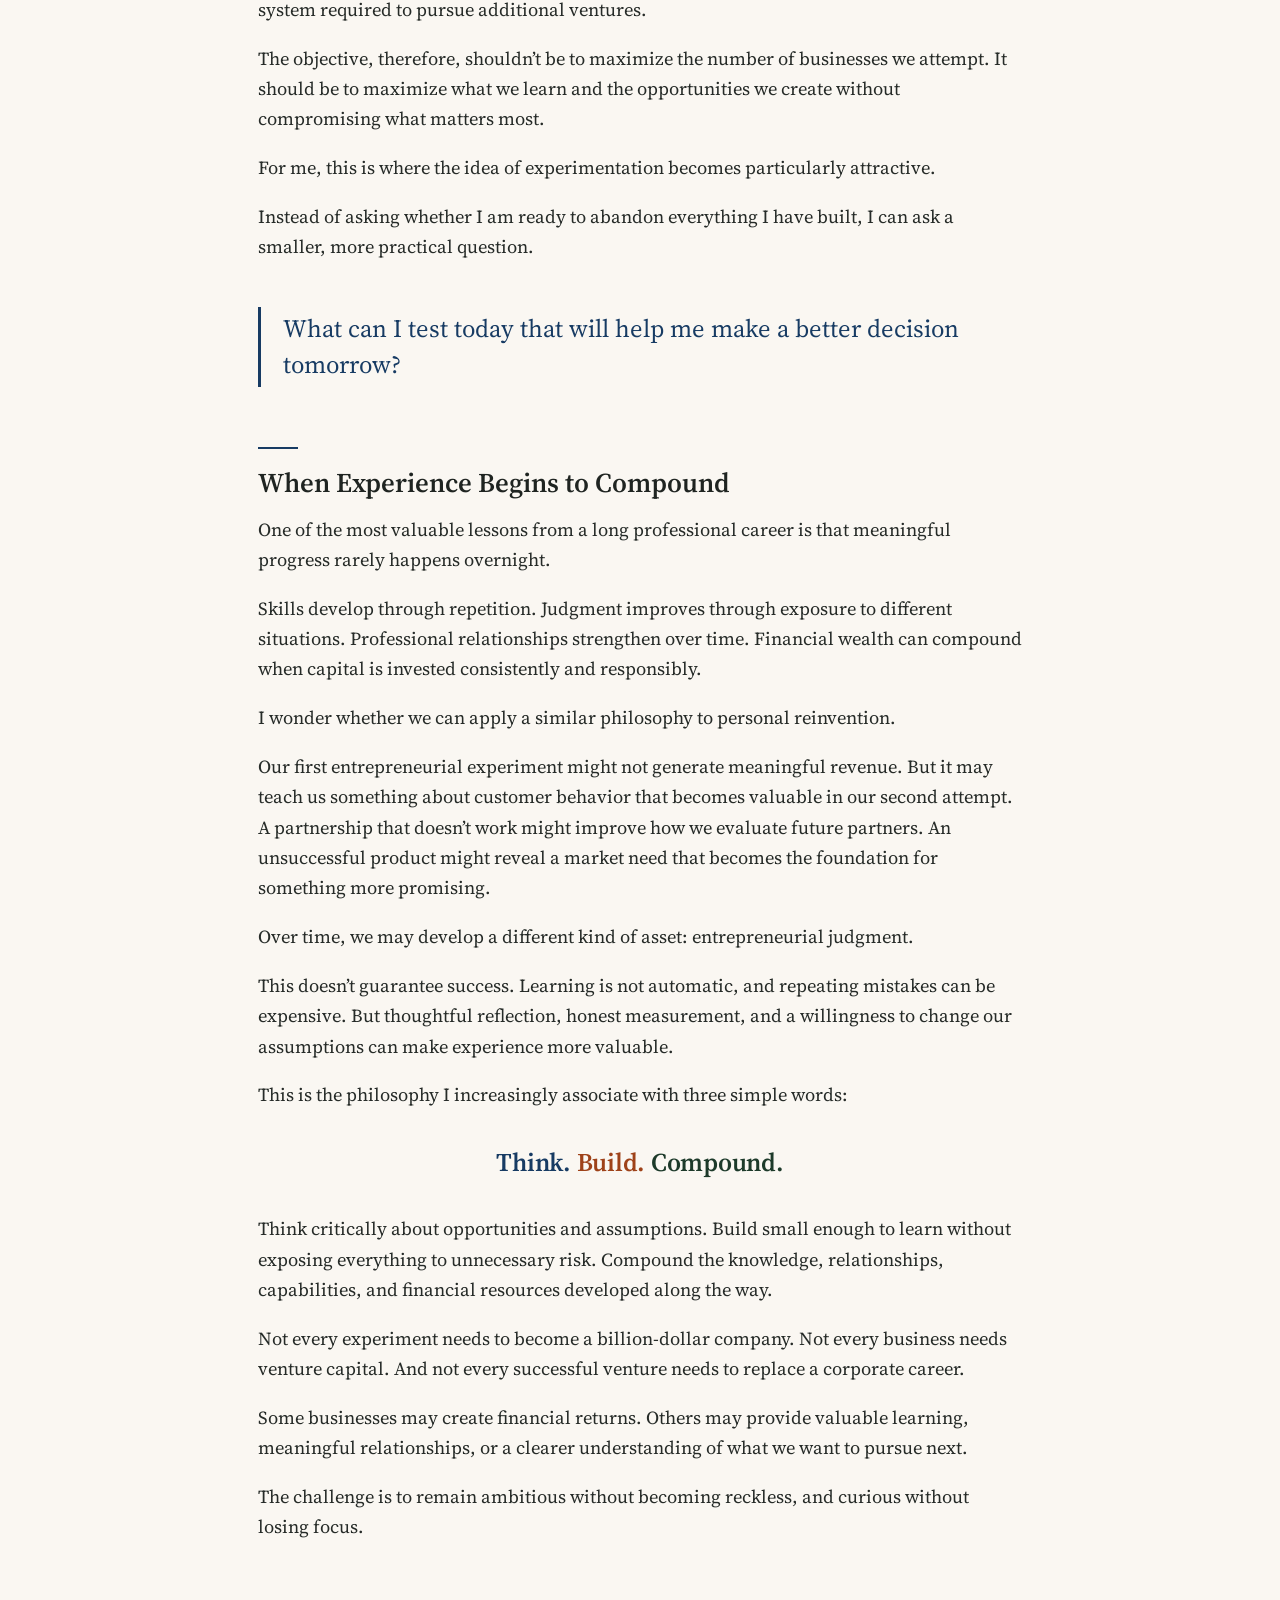
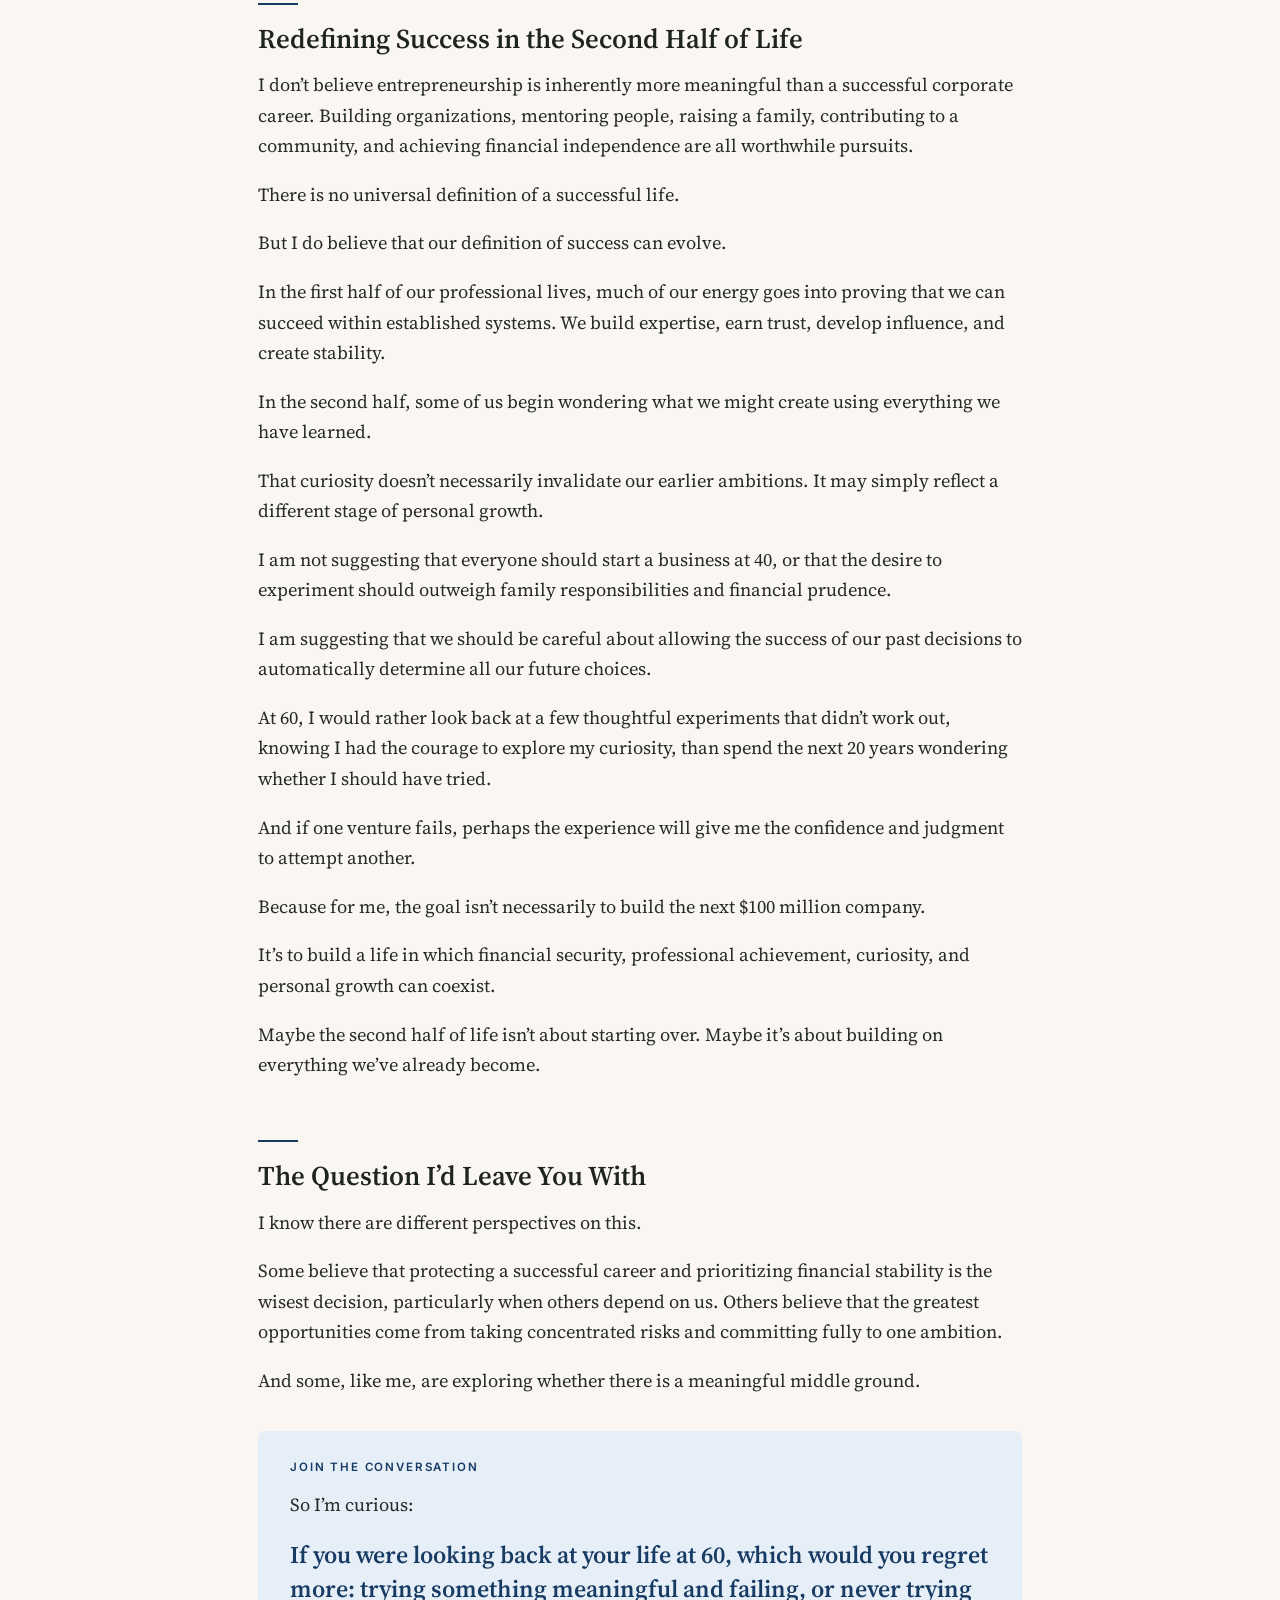
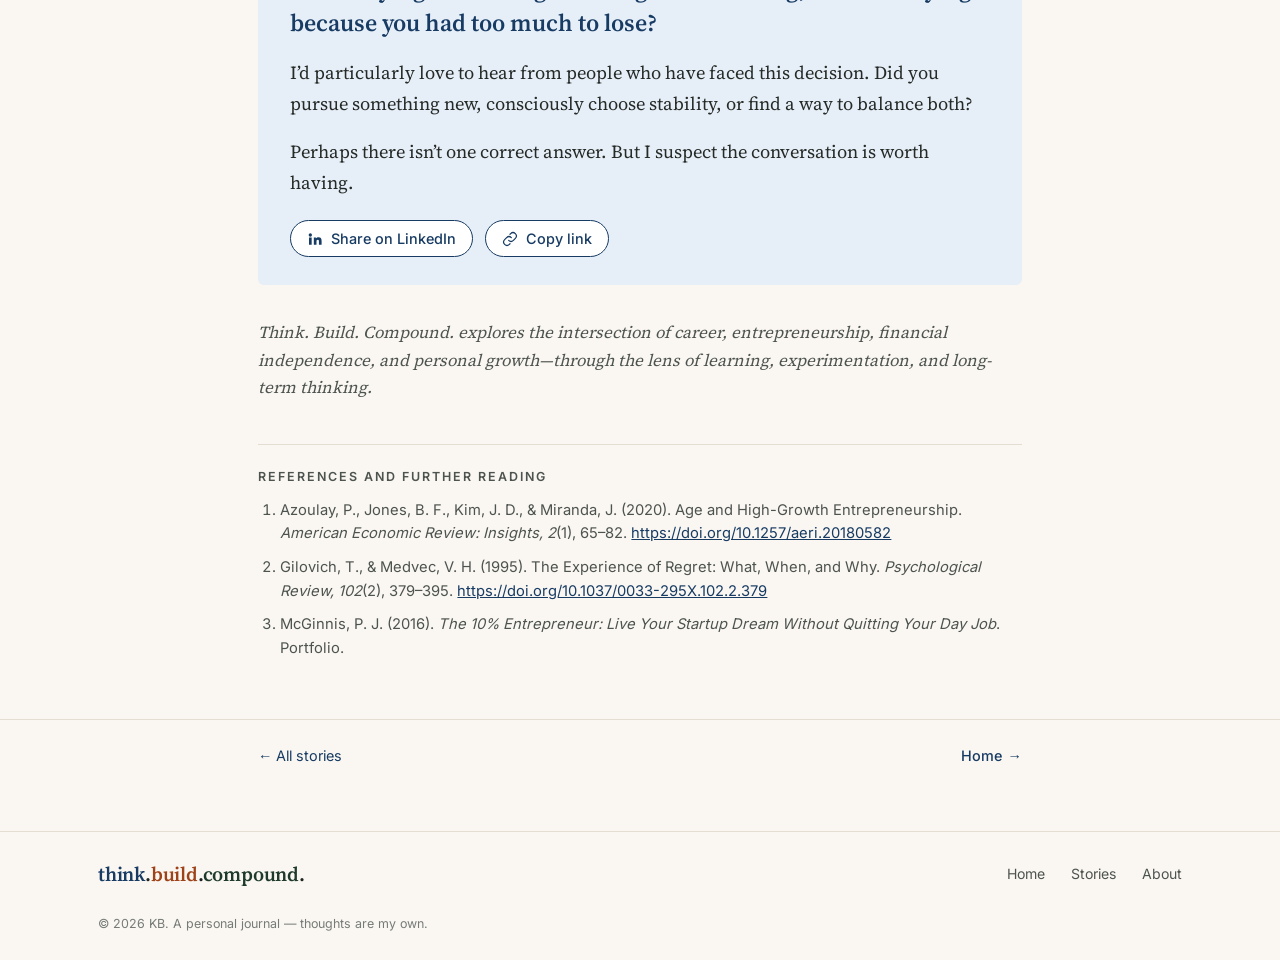
<file: stories/too-successful-to-start-over.html>
<!doctype html>
<html lang="en">
<head>
  <meta charset="utf-8">
  <meta name="viewport" content="width=device-width, initial-scale=1">
  <title>Too Successful to Start Over, Too Curious to Stand Still | Think. Build. Compound.</title>
  <meta name="description" content="What happens when career success meets entrepreneurial curiosity? Explore the fear of regret, midlife reinvention, and the power of small experiments.">
  <meta name="author" content="Kutbuddin Bori">
  <link rel="canonical" href="https://thinkbuildcompound.com/stories/too-successful-to-start-over">
  <meta name="theme-color" content="#faf7f2">
  <meta property="og:site_name" content="think.build.compound.">
  <meta property="og:type" content="article">
  <meta property="og:title" content="Too Successful to Start Over, Too Curious to Stand Still">
  <meta property="og:description" content="What happens when career success meets entrepreneurial curiosity? Explore the fear of regret, midlife reinvention, and the power of small experiments.">
  <meta property="og:url" content="https://thinkbuildcompound.com/stories/too-successful-to-start-over">
  <meta property="og:image" content="https://thinkbuildcompound.com/assets/images/og-too-successful.png">
  <meta property="og:image:width" content="1200">
  <meta property="og:image:height" content="630">
  <meta property="og:image:alt" content="Illustration of a single path that forks at dawn: one straight, lamp-lit road leads to a settled town skyline, while a narrow trail winds up into open hills toward the rising sun. A small figure stands at the fork.">
  <meta property="article:published_time" content="2026-10-12">
  <meta property="article:author" content="Kutbuddin Bori">
  <meta property="article:section" content="Think">
  <meta property="article:tag" content="Career">
  <meta property="article:tag" content="Reinvention">
  <meta name="twitter:card" content="summary_large_image">
  <meta name="twitter:title" content="Too Successful to Start Over, Too Curious to Stand Still">
  <meta name="twitter:description" content="What happens when career success meets entrepreneurial curiosity? Explore the fear of regret, midlife reinvention, and the power of small experiments.">
  <meta name="twitter:image" content="https://thinkbuildcompound.com/assets/images/og-too-successful.png">
  <meta name="twitter:image:alt" content="Illustration of a single path that forks at dawn: one straight, lamp-lit road leads to a settled town skyline, while a narrow trail winds up into open hills toward the rising sun. A small figure stands at the fork.">
  <link rel="icon" href="../assets/images/favicon.svg" type="image/svg+xml">
  <link rel="icon" href="../assets/images/favicon-32.png" sizes="32x32" type="image/png">
  <link rel="apple-touch-icon" href="../assets/images/apple-touch-icon.png">
  <link rel="preload" href="../assets/fonts/source-serif-4-latin-opsz-normal.woff2" as="font" type="font/woff2" crossorigin>
  <link rel="stylesheet" href="../assets/css/style.css?v=20261008">
  <script type="application/ld+json">{"@context": "https://schema.org", "@type": "BlogPosting", "headline": "Too Successful to Start Over, Too Curious to Stand Still", "description": "What happens when career success meets entrepreneurial curiosity? Explore the fear of regret, midlife reinvention, and the power of small experiments.", "image": "https://thinkbuildcompound.com/assets/images/og-too-successful.png", "datePublished": "2026-10-12", "dateModified": "2026-10-12", "author": {"@type": "Person", "name": "Kutbuddin Bori", "url": "https://thinkbuildcompound.com/about.html"}, "publisher": {"@type": "Person", "name": "Kutbuddin Bori", "url": "https://thinkbuildcompound.com/"}, "articleSection": "Think", "keywords": "career, reinvention, entrepreneurship, regret, midlife, experimentation", "wordCount": 2566, "mainEntityOfPage": "https://thinkbuildcompound.com/stories/too-successful-to-start-over"}</script>
</head>
<body class="longform">
  <a class="skip-link" href="#main">Skip to content</a>
  <div class="reading-progress" aria-hidden="true"><span></span></div>
  <header class="site-header">
    <div class="container">
      <a class="wordmark" href="../index.html" aria-label="think.build.compound. home"><span class="c-think">think</span><span class="dot">.</span><span class="c-build">build</span><span class="dot">.</span><span class="c-compound">compound</span><span class="dot">.</span></a>
      <button class="nav-toggle" type="button" aria-expanded="false" aria-controls="site-nav" aria-label="Menu">
        <svg viewBox="0 0 24 24" fill="none" stroke="currentColor" stroke-width="1.8" stroke-linecap="round" aria-hidden="true"><path d="M4 7h16M4 12h16M4 17h16"/></svg>
      </button>
      <nav id="site-nav" class="nav" aria-label="Main">
        <a href="../index.html">Home</a>
        <a href="../stories.html">Stories</a>
        <a href="../about.html">About</a>
        <a class="search-link" href="../stories.html#search" aria-label="Search stories">
          <svg viewBox="0 0 24 24" fill="none" stroke="currentColor" stroke-width="1.8" stroke-linecap="round" aria-hidden="true"><circle cx="11" cy="11" r="7"/><path d="m20 20-3.5-3.5"/></svg>
        </a>
      </nav>
    </div>
  </header>

  <main id="main">
    <article>
      <header class="article-head">
        <div class="container">
          <p class="card-tags" data-category="think"><span class="cat">Think</span><span class="sep" aria-hidden="true">·</span><span>Career</span><span class="sep" aria-hidden="true">·</span><span>Reinvention</span></p>
          <h1>Too Successful to Start Over, Too Curious to Stand Still</h1>
          <p class="article-dek">The paradox of success, the fear of regret, and why the second half of our professional lives might be the perfect time to experiment.</p>
          <p class="article-meta">By Kutbuddin Bori<span class="sep" aria-hidden="true">·</span><time datetime="2026-10-12">Oct 12, 2026</time><span class="sep" aria-hidden="true">·</span>11 min read</p>
        </div>
      </header>
      <figure class="article-figure">
        <img src="../assets/images/too-successful-crossroads.svg" alt="Illustration of a single path that forks at dawn: one straight, lamp-lit road leads to a settled town skyline, while a narrow trail winds up into open hills toward the rising sun. A small figure stands at the fork." width="1600" height="900">
      </figure>
      <div class="article-body">
        <nav class="toc" aria-label="In this article">
          <details>
            <summary>In this article</summary>
            <ol>
            <li><a href="#the-paradox-of-success">The Paradox of Success</a></li>
            <li><a href="#the-risk-that-rarely-appears-on-a-spreadsheet">The Risk That Rarely Appears on a Spreadsheet</a></li>
            <li><a href="#what-if-entrepreneurship-isnt-one-big-bet">What If Entrepreneurship Isn’t One Big Bet?</a></li>
            <li><a href="#is-40-really-too-late-to-start">Is 40 Really Too Late to Start?</a></li>
            <li><a href="#building-a-bridge-instead-of-burning-one">Building a Bridge Instead of Burning One</a></li>
            <li><a href="#when-experience-begins-to-compound">When Experience Begins to Compound</a></li>
            <li><a href="#redefining-success-in-the-second-half-of-life">Redefining Success in the Second Half of Life</a></li>
            <li><a href="#the-question-id-leave-you-with">The Question I’d Leave You With</a></li>
            <li><a href="#references">References and Further Reading</a></li>
            </ol>
          </details>
        </nav>
        <div class="container prose">
          <p>There is an interesting paradox about success that I have been thinking about lately.</p>
          <p>We spend the early years of our professional lives chasing opportunities, building expertise, earning promotions, and working toward financial security. We make sacrifices, take calculated risks, navigate uncertainty, and gradually establish ourselves in our chosen professions.</p>
          <p>By our 40s, many of us have achieved things our younger selves could only dream of. We have built careers, developed professional credibility, established families, and created a level of stability that once seemed distant.</p>
          <p>And yet, somewhere along the way, an uncomfortable question begins to emerge.</p>
          <blockquote class="pull">What else could I have become?</blockquote>
          <p>For some, this question is about entrepreneurship. For others, it might be about pursuing a different career, becoming a writer, teaching, mentoring, or building something meaningful outside the boundaries of their professional identity.</p>
          <p>I have been reflecting on this question as I navigate my own career and entrepreneurial curiosity. After spending two decades in technology and leadership, I appreciate the opportunities, financial stability, and professional growth that a corporate career can provide. At the same time, I find myself increasingly drawn toward building products, experimenting with business ideas, and exploring opportunities where I can create something from the ground up.</p>
          <p>The interesting part is that these ambitions are not necessarily contradictory. Yet they can feel that way.</p>
          <p>One side reminds us of everything we have worked hard to achieve. The other asks whether we are limiting ourselves by continuing to pursue only what we already know.</p>
          <p>Perhaps this isn’t a midlife crisis.</p>
          <p>Perhaps it’s a midlife reassessment of what success actually means.</p>
          <h2 id="the-paradox-of-success">The Paradox of Success</h2>
          <p>Early in our careers, we often measure progress through relatively visible milestones: compensation, promotions, responsibilities, recognition, and financial independence. These are meaningful achievements. They create opportunities for our families and provide the foundation for long-term security.</p>
          <p>But success also changes our relationship with risk.</p>
          <p>When we have relatively little to lose, experimentation can feel easier. We can change industries, relocate, start something new, or recover from a setback with fewer established commitments.</p>
          <p>Twenty years later, the equation becomes more complicated.</p>
          <p>We have mortgages, children’s education, aging parents, financial responsibilities, and lifestyles built around years of professional progress. The opportunity cost of leaving a successful career can be substantial. Even when we can financially afford to experiment, the psychological cost of stepping away from something familiar can be difficult to justify.</p>
          <p>There is also something less obvious at stake: our identity.</p>
          <p>After spending decades becoming good at something, starting a business may require becoming a beginner again. A person accustomed to managing teams, influencing decisions, and solving complex organizational problems may suddenly find themselves struggling to acquire their first customer, price a product, or understand the economics of a small business.</p>
          <p>The market doesn’t necessarily care about our previous title, compensation, or professional achievements. It cares whether we can solve a problem that customers are willing to pay for.</p>
          <p>That can be a humbling transition.</p>
          <p>The irony is that the very success that gives us the resources to experiment can also make us reluctant to do so.</p>
          <p>And this raises an important question: Are we protecting what we have built, or are we becoming prisoners of our own success?</p>
          <h2 id="the-risk-that-rarely-appears-on-a-spreadsheet">The Risk That Rarely Appears on a Spreadsheet</h2>
          <p>Most experienced professionals are reasonably comfortable evaluating financial risk. We can calculate how much capital an investment requires, estimate potential returns, assess downside scenarios, and determine how much we can afford to lose.</p>
          <p>But there is another kind of risk that rarely appears in our calculations.</p>
          <p>The risk of never trying.</p>
          <p>Imagine reaching 60 with financial security, a successful career, and a comfortable life. By most conventional measures, everything has worked out well.</p>
          <p>Yet somewhere in the back of your mind remains a question.</p>
          <p>What if I had tried?</p>
          <p>What if that business idea had worked? What if the product I kept thinking about had found customers? What if the experience of building something had opened opportunities I never anticipated?</p>
          <p>Of course, entrepreneurship might also have resulted in financial losses, stress, disappointment, or missed opportunities elsewhere. There is no guarantee that pursuing an alternative path would have produced a better life.</p>
          <p>But the psychology of regret offers an interesting perspective.</p>
          <p>In a 1995 paper published in <em>Psychological Review</em>, researchers Thomas Gilovich and Victoria Medvec examined how people experience regret over time. Their work describes a pattern in which regrettable actions tend to produce stronger immediate regret, while missed opportunities can become more prominent sources of regret over the longer term.</p>
          <p>That doesn’t mean everyone will regret not becoming an entrepreneur. But it suggests that the decisions we avoid may continue to occupy our minds long after the immediate risks have passed.</p>
          <blockquote class="pull">We calculate the cost of failure, but rarely calculate the cost of never trying.</blockquote>
          <p>For me, this is becoming an increasingly important distinction.</p>
          <p>I can accept the possibility of trying something, failing, learning, and moving forward. What I find harder to accept is the possibility of looking back decades later and realizing I never seriously explored something that mattered to me.</p>
          <p>At some point in life, the risk of regret begins competing with the risk of failure.</p>
          <h2 id="what-if-entrepreneurship-isnt-one-big-bet">What If Entrepreneurship Isn’t One Big Bet?</h2>
          <p>One of the assumptions I have started questioning is that entrepreneurship requires an all-or-nothing decision.</p>
          <p>We often hear stories about founders who leave prestigious jobs, invest their savings, work relentlessly, and eventually build extraordinary companies. These stories are inspiring, but they can also create a narrow perception of what entrepreneurship looks like.</p>
          <p>The implied choice is often binary: continue a successful corporate career or abandon it to pursue a startup.</p>
          <p>But what if there is a third option?</p>
          <p>What if we approach entrepreneurship not as one enormous bet, but as a portfolio of smaller, carefully designed experiments?</p>
          <p>Instead of committing everything to one ambitious idea, imagine exploring several businesses over a decade. Some might fail quickly. Others might generate modest revenue. A few might become sustainable businesses with meaningful financial returns.</p>
          <p>The objective wouldn’t necessarily be to build ten businesses simultaneously. That could become an operational nightmare. Instead, the idea would be to develop a repeatable process for identifying opportunities, testing assumptions, learning from outcomes, and allocating more resources toward ideas that demonstrate potential.</p>
          <p>Consider a simplified probability model. If each of five independent attempts had a hypothetical 20% probability of success, the probability of at least one success would be approximately 67%.</p>
          <p>Real businesses are not independent coin tosses, of course. Their outcomes depend on execution, market conditions, available capital, timing, and the entrepreneur’s capabilities. Repeating a flawed approach doesn’t magically improve the odds.</p>
          <p>But the model illustrates an important distinction between making one attempt and creating multiple opportunities to learn and succeed.</p>
          <p>More importantly, entrepreneurial experience can be cumulative.</p>
          <p>A failed business might teach us how to acquire customers. Another might improve our understanding of pricing. A third could develop our ability to hire employees, manage operations, or recognize attractive markets.</p>
          <p>These capabilities don’t necessarily disappear when a business closes.</p>
          <p>We already understand this principle in corporate careers. Every challenging project, unsuccessful initiative, difficult leadership decision, and organizational transition contributes to our experience.</p>
          <p>Why should entrepreneurship be any different?</p>
          <p>Perhaps the goal isn’t to avoid failure. Perhaps it’s to make failure affordable, informative, and survivable enough that we retain the ability to try again.</p>
          <h2 id="is-40-really-too-late-to-start">Is 40 Really Too Late to Start?</h2>
          <p>Popular culture often portrays entrepreneurship as a young person’s game. Stories about founders building companies from college dorm rooms have shaped our perception of what successful entrepreneurs look like.</p>
          <p>But the research tells a more nuanced story.</p>
          <p>In a study published in <em>American Economic Review: Insights</em> in 2020, researchers Pierre Azoulay, Benjamin Jones, J. Daniel Kim, and Javier Miranda analyzed entrepreneurship using U.S. administrative data.</p>
          <p>One of their most interesting findings was that the average founder age among the fastest-growing 0.1% of new businesses was approximately 45.</p>
          <p>The research also found that relevant industry experience was strongly associated with entrepreneurial success.</p>
          <p>This doesn’t establish that starting at 45 guarantees better outcomes, or that age itself causes success. But it challenges the assumption that entrepreneurship is primarily an opportunity for people in their 20s.</p>
          <p>There may be meaningful advantages to starting later.</p>
          <p>By our 40s, many professionals have spent years observing customer problems, understanding operational inefficiencies, developing professional networks, managing teams, and making decisions under uncertainty.</p>
          <p>We may have a better understanding of how organizations work, why customers behave in certain ways, and what separates a good idea from a commercially viable business.</p>
          <p>Financial resources accumulated over time may also allow us to pursue opportunities more patiently, provided we maintain appropriate safeguards.</p>
          <p>However, experience can become a disadvantage when it creates overconfidence. Success in corporate leadership does not automatically translate into entrepreneurial success. Running a profitable small business requires capabilities that may be very different from those rewarded in a large organization.</p>
          <p>The challenge is learning to use our experience without becoming constrained by it.</p>
          <p>Perhaps starting later isn’t about having fewer opportunities. It’s about learning to recognize opportunities differently.</p>
          <h2 id="building-a-bridge-instead-of-burning-one">Building a Bridge Instead of Burning One</h2>
          <p>I have increasingly become interested in the idea that entrepreneurship and corporate careers don’t necessarily have to compete for our entire identity.</p>
          <p>Patrick McGinnis explores a related concept in his book <em>The 10% Entrepreneur</em>, which proposes allocating a portion of our time and resources toward entrepreneurial opportunities while maintaining the stability of a primary career.</p>
          <p>I find the principle compelling because it challenges the idea that meaningful entrepreneurship must begin with a resignation letter.</p>
          <p>For someone with an established career, experimentation might mean building a small software product, partnering with an experienced operator, acquiring an existing business, or testing a service that addresses a clearly defined customer problem.</p>
          <p>The critical requirement is discipline.</p>
          <p>Experiments should have clear objectives, limited downside, measurable outcomes, and explicit decisions about whether to continue, change direction, or stop. We should also consider employer policies, conflicts of interest, financial exposure, and the impact on family time and personal well-being.</p>
          <p>There is a genuine danger in spreading ourselves too thin. Ten poorly executed ideas may be far less valuable than one thoughtfully developed business.</p>
          <p>And not every professional has the financial resources, schedule flexibility, or support system required to pursue additional ventures.</p>
          <p>The objective, therefore, shouldn’t be to maximize the number of businesses we attempt. It should be to maximize what we learn and the opportunities we create without compromising what matters most.</p>
          <p>For me, this is where the idea of experimentation becomes particularly attractive.</p>
          <p>Instead of asking whether I am ready to abandon everything I have built, I can ask a smaller, more practical question.</p>
          <blockquote class="pull">What can I test today that will help me make a better decision tomorrow?</blockquote>
          <h2 id="when-experience-begins-to-compound">When Experience Begins to Compound</h2>
          <p>One of the most valuable lessons from a long professional career is that meaningful progress rarely happens overnight.</p>
          <p>Skills develop through repetition. Judgment improves through exposure to different situations. Professional relationships strengthen over time. Financial wealth can compound when capital is invested consistently and responsibly.</p>
          <p>I wonder whether we can apply a similar philosophy to personal reinvention.</p>
          <p>Our first entrepreneurial experiment might not generate meaningful revenue. But it may teach us something about customer behavior that becomes valuable in our second attempt. A partnership that doesn’t work might improve how we evaluate future partners. An unsuccessful product might reveal a market need that becomes the foundation for something more promising.</p>
          <p>Over time, we may develop a different kind of asset: entrepreneurial judgment.</p>
          <p>This doesn’t guarantee success. Learning is not automatic, and repeating mistakes can be expensive. But thoughtful reflection, honest measurement, and a willingness to change our assumptions can make experience more valuable.</p>
          <p>This is the philosophy I increasingly associate with three simple words:</p>
          <p class="tbc-line"><span class="c-think">Think.</span> <span class="c-build">Build.</span> <span class="c-compound">Compound.</span></p>
          <p>Think critically about opportunities and assumptions. Build small enough to learn without exposing everything to unnecessary risk. Compound the knowledge, relationships, capabilities, and financial resources developed along the way.</p>
          <p>Not every experiment needs to become a billion-dollar company. Not every business needs venture capital. And not every successful venture needs to replace a corporate career.</p>
          <p>Some businesses may create financial returns. Others may provide valuable learning, meaningful relationships, or a clearer understanding of what we want to pursue next.</p>
          <p>The challenge is to remain ambitious without becoming reckless, and curious without losing focus.</p>
          <h2 id="redefining-success-in-the-second-half-of-life">Redefining Success in the Second Half of Life</h2>
          <p>I don’t believe entrepreneurship is inherently more meaningful than a successful corporate career. Building organizations, mentoring people, raising a family, contributing to a community, and achieving financial independence are all worthwhile pursuits.</p>
          <p>There is no universal definition of a successful life.</p>
          <p>But I do believe that our definition of success can evolve.</p>
          <p>In the first half of our professional lives, much of our energy goes into proving that we can succeed within established systems. We build expertise, earn trust, develop influence, and create stability.</p>
          <p>In the second half, some of us begin wondering what we might create using everything we have learned.</p>
          <p>That curiosity doesn’t necessarily invalidate our earlier ambitions. It may simply reflect a different stage of personal growth.</p>
          <p>I am not suggesting that everyone should start a business at 40, or that the desire to experiment should outweigh family responsibilities and financial prudence.</p>
          <p>I am suggesting that we should be careful about allowing the success of our past decisions to automatically determine all our future choices.</p>
          <p>At 60, I would rather look back at a few thoughtful experiments that didn’t work out, knowing I had the courage to explore my curiosity, than spend the next 20 years wondering whether I should have tried.</p>
          <p>And if one venture fails, perhaps the experience will give me the confidence and judgment to attempt another.</p>
          <p>Because for me, the goal isn’t necessarily to build the next $100 million company.</p>
          <p>It’s to build a life in which financial security, professional achievement, curiosity, and personal growth can coexist.</p>
          <p>Maybe the second half of life isn’t about starting over. Maybe it’s about building on everything we’ve already become.</p>
          <h2 id="the-question-id-leave-you-with">The Question I’d Leave You With</h2>
          <p>I know there are different perspectives on this.</p>
          <p>Some believe that protecting a successful career and prioritizing financial stability is the wisest decision, particularly when others depend on us. Others believe that the greatest opportunities come from taking concentrated risks and committing fully to one ambition.</p>
          <p>And some, like me, are exploring whether there is a meaningful middle ground.</p>
          <section class="discussion" aria-labelledby="discussion-label">
            <p class="discussion-label" id="discussion-label">Join the conversation</p>
            <p>So I’m curious:</p>
            <p class="discussion-q">If you were looking back at your life at 60, which would you regret more: trying something meaningful and failing, or never trying because you had too much to lose?</p>
            <p>I’d particularly love to hear from people who have faced this decision. Did you pursue something new, consciously choose stability, or find a way to balance both?</p>
            <p>Perhaps there isn’t one correct answer. But I suspect the conversation is worth having.</p>
            <div class="share" aria-label="Share this article">
              <a class="share-btn" href="https://www.linkedin.com/sharing/share-offsite/?url=https%3A%2F%2Fthinkbuildcompound.com%2Fstories%2Ftoo-successful-to-start-over" target="_blank" rel="noopener"><svg viewBox="0 0 24 24" aria-hidden="true" fill="currentColor"><path d="M4.98 3.5a2.5 2.5 0 1 1 0 5 2.5 2.5 0 0 1 0-5zM3 9.75h4v11H3v-11zm6.5 0h3.8v1.6h.06c.53-.95 1.83-1.95 3.77-1.95 4.03 0 4.77 2.5 4.77 5.75v5.6h-4v-4.96c0-1.18-.02-2.7-1.7-2.7-1.7 0-1.96 1.28-1.96 2.6v5.06h-4v-11z"/></svg><span>Share on LinkedIn</span><span class="visually-hidden"> (opens in a new tab)</span></a>
              <button class="share-btn" type="button" data-copy-link="https://thinkbuildcompound.com/stories/too-successful-to-start-over"><svg viewBox="0 0 24 24" aria-hidden="true" fill="none" stroke="currentColor" stroke-width="1.8" stroke-linecap="round" stroke-linejoin="round"><path d="M10 14a5 5 0 0 0 7.07 0l3-3a5 5 0 0 0-7.07-7.07l-1 1"/><path d="M14 10a5 5 0 0 0-7.07 0l-3 3a5 5 0 0 0 7.07 7.07l1-1"/></svg><span data-copy-label>Copy link</span></button>
            </div>
          </section>
          <p class="article-endnote">Think. Build. Compound. explores the intersection of career, entrepreneurship, financial independence, and personal growth—through the lens of learning, experimentation, and long-term thinking.</p>
          <section class="references" aria-labelledby="references">
            <h2 id="references">References and Further Reading</h2>
            <ol>
              <li>Azoulay, P., Jones, B. F., Kim, J. D., &amp; Miranda, J. (2020). Age and High-Growth Entrepreneurship. <em>American Economic Review: Insights, 2</em>(1), 65–82. <a href="https://doi.org/10.1257/aeri.20180582" target="_blank" rel="noopener">https://doi.org/10.1257/aeri.20180582<span class="visually-hidden"> (opens in a new tab)</span></a></li>
              <li>Gilovich, T., &amp; Medvec, V. H. (1995). The Experience of Regret: What, When, and Why. <em>Psychological Review, 102</em>(2), 379–395. <a href="https://doi.org/10.1037/0033-295X.102.2.379" target="_blank" rel="noopener">https://doi.org/10.1037/0033-295X.102.2.379<span class="visually-hidden"> (opens in a new tab)</span></a></li>
              <li>McGinnis, P. J. (2016). <em>The 10% Entrepreneur: Live Your Startup Dream Without Quitting Your Day Job</em>. Portfolio.</li>
            </ol>
          </section>
        </div>
      </div>
    </article>
    <nav class="article-foot" aria-label="Story navigation">
      <div class="container">
        <a class="back-link" href="../stories.html">← All stories</a>
        <a class="arrow-link" href="../index.html">Home</a>
      </div>
    </nav>
  </main>
  <footer class="site-footer">
    <div class="container">
      <a class="wordmark" href="../index.html" aria-label="think.build.compound. home"><span class="c-think">think</span>.<span class="c-build">build</span>.<span class="c-compound">compound</span>.</a>
      <nav class="footer-nav" aria-label="Footer">
        <a href="../index.html">Home</a>
        <a href="../stories.html">Stories</a>
        <a href="../about.html">About</a>
      </nav>
      <p class="footer-meta">© <span data-year>2026</span> KB. A personal journal — thoughts are my own.</p>
    </div>
  </footer>
  <script src="../assets/js/main.js?v=20261008" defer></script>
  <script>document.querySelectorAll("[data-year]").forEach(function(e){e.textContent=new Date().getFullYear()})</script>
  <!-- Cloudflare Web Analytics --><script type='module' src='https://static.cloudflareinsights.com/beacon.min.js' data-cf-beacon='{"token": "dc9221a92e944d07a9888e595dff99a1"}'></script><!-- End Cloudflare Web Analytics -->
</body>
</html>
</file>
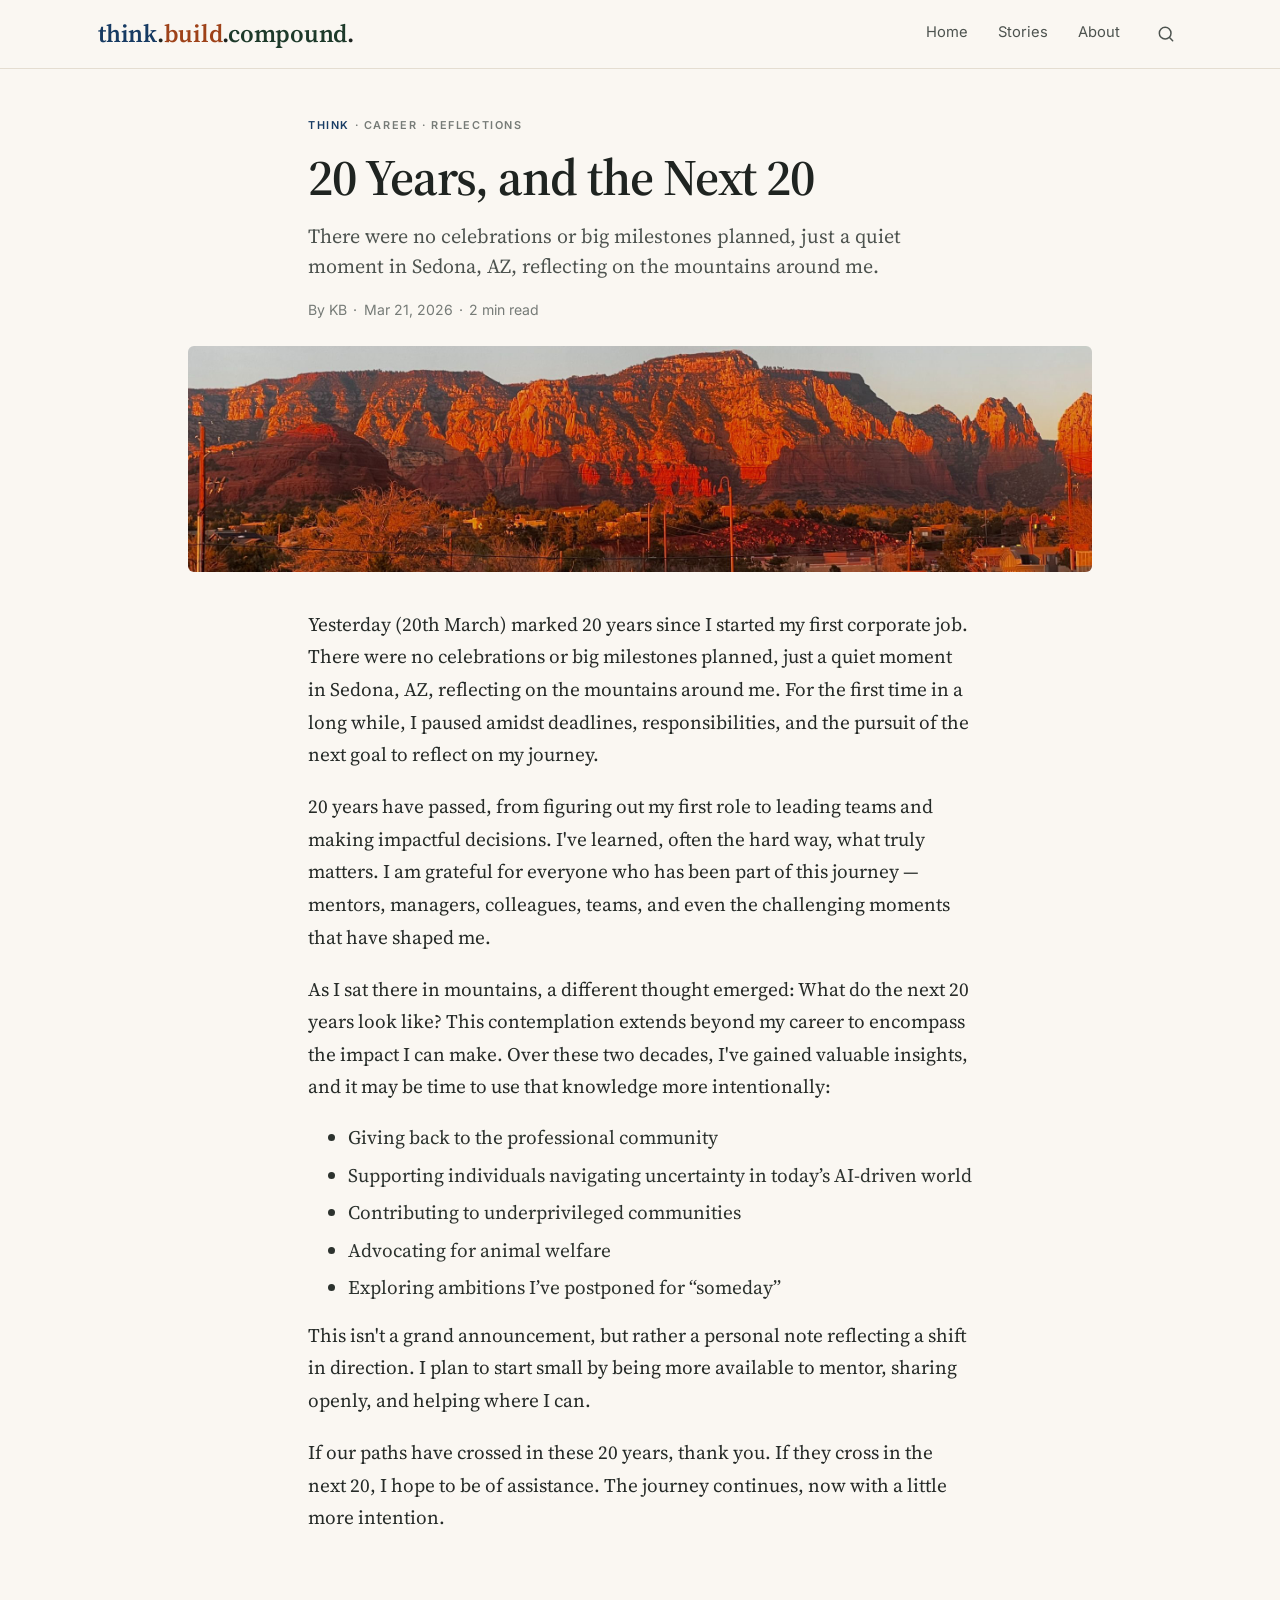
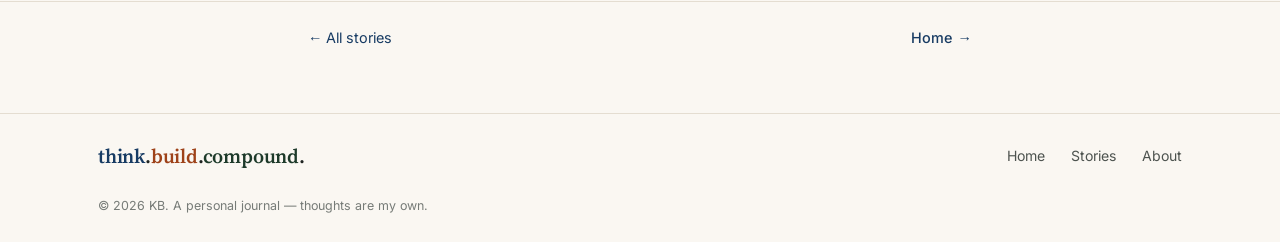
<file: stories/twenty-years-and-the-next-twenty.html>
<!doctype html>
<html lang="en">
<head>
  <meta charset="utf-8">
  <meta name="viewport" content="width=device-width, initial-scale=1">
  <title>20 Years, and the Next 20 — think.build.compound.</title>
  <meta name="description" content="There were no celebrations or big milestones planned, just a quiet moment in Sedona, AZ, reflecting on the mountains around me.">
  <link rel="canonical" href="https://thinkbuildcompound.com/stories/twenty-years-and-the-next-twenty.html">
  <meta name="theme-color" content="#faf7f2">
  <meta property="og:site_name" content="think.build.compound.">
  <meta property="og:type" content="article">
  <meta property="og:title" content="20 Years, and the Next 20">
  <meta property="og:description" content="There were no celebrations or big milestones planned, just a quiet moment in Sedona, AZ, reflecting on the mountains around me.">
  <meta property="og:url" content="https://thinkbuildcompound.com/stories/twenty-years-and-the-next-twenty.html">
  <meta property="og:image" content="https://thinkbuildcompound.com/assets/images/sedona-red-rocks.jpg">
  <meta property="og:image:width" content="2048">
  <meta property="og:image:height" content="512">
  <meta name="twitter:card" content="summary_large_image">
  <link rel="icon" href="../assets/images/favicon.svg" type="image/svg+xml">
  <link rel="icon" href="../assets/images/favicon-32.png" sizes="32x32" type="image/png">
  <link rel="apple-touch-icon" href="../assets/images/apple-touch-icon.png">
  <link rel="preload" href="../assets/fonts/source-serif-4-latin-opsz-normal.woff2" as="font" type="font/woff2" crossorigin>
  <link rel="stylesheet" href="../assets/css/style.css">
  <meta property="article:published_time" content="2026-03-21">
  <script type="application/ld+json">{"@context":"https://schema.org","@type":"BlogPosting","headline":"20 Years, and the Next 20","datePublished":"2026-03-21","author":{"@type":"Person","name":"KB"},"mainEntityOfPage":"https://thinkbuildcompound.com/stories/twenty-years-and-the-next-twenty.html"}</script>
</head>
<body>
  <a class="skip-link" href="#main">Skip to content</a>
  <header class="site-header">
    <div class="container">
      <a class="wordmark" href="../index.html" aria-label="think.build.compound. home"><span class="c-think">think</span><span class="dot">.</span><span class="c-build">build</span><span class="dot">.</span><span class="c-compound">compound</span><span class="dot">.</span></a>
      <button class="nav-toggle" type="button" aria-expanded="false" aria-controls="site-nav" aria-label="Menu">
        <svg viewBox="0 0 24 24" fill="none" stroke="currentColor" stroke-width="1.8" stroke-linecap="round" aria-hidden="true"><path d="M4 7h16M4 12h16M4 17h16"/></svg>
      </button>
      <nav id="site-nav" class="nav" aria-label="Main">
        <a href="../index.html">Home</a>
        <a href="../stories.html">Stories</a>
        <a href="../about.html">About</a>
        <a class="search-link" href="../stories.html#search" aria-label="Search stories">
          <svg viewBox="0 0 24 24" fill="none" stroke="currentColor" stroke-width="1.8" stroke-linecap="round" aria-hidden="true"><circle cx="11" cy="11" r="7"/><path d="m20 20-3.5-3.5"/></svg>
        </a>
      </nav>
    </div>
  </header>

    <main id="main">
    <article>
      <header class="article-head">
        <div class="container">
          <p class="card-tags" data-category="think"><span class="cat">Think</span><span class="sep" aria-hidden="true">·</span><span>Career</span><span class="sep" aria-hidden="true">·</span><span>Reflections</span></p>
          <h1>20 Years, and the Next 20</h1>
          <p class="article-dek">There were no celebrations or big milestones planned, just a quiet moment in Sedona, AZ, reflecting on the mountains around me.</p>
          <p class="article-meta">By KB<span class="sep" aria-hidden="true">·</span><time datetime="2026-03-21">Mar 21, 2026</time><span class="sep" aria-hidden="true">·</span>2 min read</p>
        </div>
      </header>
      <figure class="article-figure article-figure--wide">
        <img src="../assets/images/sedona-red-rocks.jpg" alt="Red rock cliffs in Sedona, Arizona, glowing orange in the evening sun above the town" width="2048" height="512">
      </figure>
      <div class="article-body">
        <div class="container prose">
          <p>Yesterday (20th March) marked 20 years since I started my first corporate job. There were no celebrations or big milestones planned, just a quiet moment in Sedona, AZ, reflecting on the mountains around me. For the first time in a long while, I paused amidst deadlines, responsibilities, and the pursuit of the next goal to reflect on my journey.</p>
          <p>20 years have passed, from figuring out my first role to leading teams and making impactful decisions. I've learned, often the hard way, what truly matters. I am grateful for everyone who has been part of this journey — mentors, managers, colleagues, teams, and even the challenging moments that have shaped me.</p>
          <p>As I sat there in mountains, a different thought emerged: What do the next 20 years look like? This contemplation extends beyond my career to encompass the impact I can make. Over these two decades, I've gained valuable insights, and it may be time to use that knowledge more intentionally:</p>
          <ul>
            <li>Giving back to the professional community</li>
            <li>Supporting individuals navigating uncertainty in today’s AI-driven world</li>
            <li>Contributing to underprivileged communities</li>
            <li>Advocating for animal welfare</li>
            <li>Exploring ambitions I’ve postponed for “someday”</li>
          </ul>
          <p>This isn't a grand announcement, but rather a personal note reflecting a shift in direction. I plan to start small by being more available to mentor, sharing openly, and helping where I can.</p>
          <p>If our paths have crossed in these 20 years, thank you. If they cross in the next 20, I hope to be of assistance. The journey continues, now with a little more intention.</p>
        </div>
      </div>
    </article>
    <nav class="article-foot" aria-label="Story navigation">
      <div class="container">
        <a class="back-link" href="../stories.html">← All stories</a>
        <a class="arrow-link" href="../index.html">Home</a>
      </div>
    </nav>
  </main>
  <footer class="site-footer">
    <div class="container">
      <a class="wordmark" href="../index.html" aria-label="think.build.compound. home"><span class="c-think">think</span>.<span class="c-build">build</span>.<span class="c-compound">compound</span>.</a>
      <nav class="footer-nav" aria-label="Footer">
        <a href="../index.html">Home</a>
        <a href="../stories.html">Stories</a>
        <a href="../about.html">About</a>
      </nav>
      <p class="footer-meta">© <span data-year>2026</span> KB. A personal journal — thoughts are my own.</p>
    </div>
  </footer>
  <script src="../assets/js/main.js" defer></script>
  <script>document.querySelectorAll("[data-year]").forEach(function(e){e.textContent=new Date().getFullYear()})</script>
  <!-- Cloudflare Web Analytics --><script type='module' src='https://static.cloudflareinsights.com/beacon.min.js' data-cf-beacon='{"token": "dc9221a92e944d07a9888e595dff99a1"}'></script><!-- End Cloudflare Web Analytics -->
</body>
</html>
</file>
<file: assets/css/style.css>
/* ==========================================================================
   think.build.compound. — site styles
   One stylesheet, no build step. Sections follow the page order.
   ========================================================================== */

/* ---------- Fonts (self-hosted, OFL licensed; see assets/fonts/LICENSE-*) ---------- */
@font-face { font-family: "Source Serif 4"; src: url("../fonts/source-serif-4-latin-opsz-normal.woff2") format("woff2"); font-weight: 200 900; font-style: normal; font-display: swap; }
@font-face { font-family: "Inter"; src: url("../fonts/inter-latin-400-normal.woff2") format("woff2"); font-weight: 400; font-display: swap; }
@font-face { font-family: "Inter"; src: url("../fonts/inter-latin-500-normal.woff2") format("woff2"); font-weight: 500; font-display: swap; }
@font-face { font-family: "Inter"; src: url("../fonts/inter-latin-600-normal.woff2") format("woff2"); font-weight: 600; font-display: swap; }
@font-face { font-family: "Caveat"; src: url("../fonts/caveat-latin-500-normal.woff2") format("woff2"); font-weight: 500; font-display: swap; }

/* ---------- Design tokens ---------- */
:root {
  --bg: #faf7f2;          /* warm off-white page */
  --bg-alt: #f3efe7;      /* subtle band behind story cards */
  --surface: #ffffff;
  --ink: #1f2421;         /* body text */
  --ink-soft: #4d534f;    /* secondary text */
  --ink-faint: #767b77;   /* meta text (AA on --bg) */
  --rule: #e4ddd1;

  --think: #173b63;       /* blue */
  --build: #9e4219;       /* rust */
  --compound: #1d3a2a;    /* dark green */
  --think-tint: #e6eef7;
  --build-tint: #f8e7dc;
  --compound-tint: #e3ede5;

  --serif: "Source Serif 4", Georgia, "Times New Roman", serif;
  --sans: "Inter", -apple-system, BlinkMacSystemFont, "Segoe UI", Roboto, sans-serif;
  --hand: "Caveat", "Bradley Hand", cursive;

  --max: 1180px;
  --gutter: clamp(16px, 4vw, 48px);
  --radius: 6px;
  --shadow: 0 1px 2px rgba(31, 36, 33, .06), 0 8px 24px rgba(31, 36, 33, .06);
}

/* ---------- Base ---------- */
*, *::before, *::after { box-sizing: border-box; }
html { -webkit-text-size-adjust: 100%; scroll-behavior: smooth; background: var(--bg); }
@media (prefers-reduced-motion: reduce) { html { scroll-behavior: auto; } * { transition: none !important; } }
body {
  margin: 0;
  background: var(--bg);
  color: var(--ink);
  font-family: var(--sans);
  font-size: 1rem;
  line-height: 1.6;
  -webkit-font-smoothing: antialiased;
}
img { max-width: 100%; height: auto; display: block; }
a { color: inherit; }
a:focus-visible, button:focus-visible, input:focus-visible {
  outline: 2px solid var(--think);
  outline-offset: 3px;
  border-radius: 2px;
}
h1, h2, h3 { font-family: var(--serif); font-weight: 600; line-height: 1.15; margin: 0; color: var(--ink); }
p { margin: 0 0 1em; }

.container { width: 100%; max-width: var(--max); margin: 0 auto; padding: 0 var(--gutter); }
.visually-hidden {
  position: absolute !important; width: 1px; height: 1px; overflow: hidden;
  clip: rect(0 0 0 0); white-space: nowrap;
}
.skip-link {
  position: absolute; left: 12px; top: -48px; z-index: 100;
  background: var(--think); color: #fff; padding: 8px 14px; border-radius: var(--radius);
}
.skip-link:focus { top: 12px; }

.c-think { color: var(--think); }
.c-build { color: var(--build); }
.c-compound { color: var(--compound); }

.eyebrow {
  font-size: .72rem; font-weight: 600; letter-spacing: .16em; text-transform: uppercase;
  color: var(--ink-soft); margin: 0 0 18px;
}
.eyebrow span { margin: 0 .5em; color: var(--ink-faint); }
.accent-rule { width: 40px; height: 2px; background: var(--build); border: 0; margin: 22px 0; }
.hand { font-family: var(--hand); font-size: 1.55rem; line-height: 1.15; color: #2b2b2b; }

/* ---------- Header / nav ---------- */
.site-header { background: var(--bg); border-bottom: 1px solid var(--rule); position: relative; z-index: 20; }
.site-header .container { display: flex; align-items: center; justify-content: space-between; min-height: 68px; }
.wordmark { font-family: var(--serif); font-weight: 600; font-size: 1.55rem; text-decoration: none; letter-spacing: -.01em; }
.wordmark .dot { color: inherit; }
.nav { display: flex; align-items: center; gap: 30px; }
.nav a {
  text-decoration: none; font-size: .92rem; color: var(--ink-soft); padding: 6px 0;
  border-bottom: 2px solid transparent;
}
.nav a:hover { color: var(--ink); }
.nav a[aria-current="page"] { color: var(--think); border-bottom-color: var(--think); }
.nav .search-link { display: inline-flex; padding: 6px; border: 0; }
.nav .search-link svg { width: 20px; height: 20px; }
.nav-toggle {
  display: none; background: none; border: 0; padding: 8px; margin-right: -8px; cursor: pointer; color: var(--ink);
}
.nav-toggle svg { width: 24px; height: 24px; }

@media (max-width: 720px) {
  .nav-toggle { display: inline-flex; }
  .nav {
    display: none; position: absolute; top: 100%; left: 0; right: 0;
    flex-direction: column; align-items: stretch; gap: 0;
    background: var(--bg); border-bottom: 1px solid var(--rule); padding: 8px var(--gutter) 16px;
  }
  .nav.is-open { display: flex; }
  .nav a { padding: 12px 0; border-bottom: 1px solid var(--rule); }
  .nav a[aria-current="page"] { border-bottom-color: var(--rule); }
  .nav .search-link { padding: 12px 0; gap: 8px; align-items: center; }
  .nav .search-link::after { content: "Search"; font-size: .92rem; }
  .wordmark { font-size: 1.3rem; }
}

/* ---------- Hero ---------- */
.hero { position: relative; overflow: hidden; border-bottom: 1px solid var(--rule); }
.hero-media { position: absolute; inset: 0 0 0 30%; }
.hero-media img { width: 100%; height: 100%; object-fit: cover; }
.hero-media::before {
  content: ""; position: absolute; inset: 0; z-index: 1;
  background: linear-gradient(90deg, var(--bg) 0%, rgba(250, 247, 242, .85) 18%, rgba(250, 247, 242, 0) 48%);
}
.hero .container { position: relative; z-index: 2; padding-top: 36px; padding-bottom: 48px; }
.hero-copy { max-width: 470px; }
.hero-title {
  font-size: clamp(3.4rem, 8.4vw, 6.4rem); line-height: .9; letter-spacing: -.03em; font-weight: 700; margin: 0 0 26px;
}
.hero-title span { display: block; }
.hero-lede { font-family: var(--serif); font-size: 1.28rem; line-height: 1.45; color: var(--ink-soft); margin: 0; }
.hero-support { color: var(--ink-soft); font-size: .97rem; max-width: 380px; margin: 0; }
.hero-note {
  position: absolute; z-index: 2; right: max(var(--gutter), calc((100vw - var(--max)) / 2 + var(--gutter)));
  top: 56px; transform: rotate(-8deg); text-align: left;
}
.hero-note::after { content: ""; display: block; width: 44px; height: 2px; background: #2b2b2b; margin: 10px 0 0 26px; }

@media (max-width: 900px) {
  .hero-media { inset: 0 0 0 20%; }
  .hero-media::before { background: linear-gradient(90deg, var(--bg) 0%, rgba(250,247,242,.9) 30%, rgba(250,247,242,.15) 70%); }
}
@media (max-width: 720px) {
  .hero { display: flex; flex-direction: column-reverse; }
  .hero-media { position: relative; inset: auto; height: 260px; }
  .hero-media::before { background: linear-gradient(0deg, var(--bg) 0%, rgba(250,247,242,0) 40%); }
  .hero .container { padding-top: 28px; padding-bottom: 8px; }
  .hero-note { display: none; }
}

/* ---------- Pillars (Think / Build / Compound) ---------- */
.pillars { padding: 44px 0; border-bottom: 1px solid var(--rule); }
.pillars .container { display: grid; grid-template-columns: repeat(3, 1fr); }
.pillar { display: grid; grid-template-columns: 64px 1fr; gap: 20px; padding: 6px 28px; }
.pillar + .pillar { border-left: 1px solid var(--rule); }
.pillar:first-child { padding-left: 0; }
.pillar:last-child { padding-right: 0; }
.pillar-icon { width: 64px; height: 64px; border-radius: 50%; display: grid; place-items: center; }
.pillar-icon svg { width: 32px; height: 32px; }
.pillar--think .pillar-icon { background: var(--think-tint); color: var(--think); }
.pillar--build .pillar-icon { background: var(--build-tint); color: var(--build); }
.pillar--compound .pillar-icon { background: var(--compound-tint); color: var(--compound); }
.pillar h2 { font-size: 1.9rem; }
.pillar--think h2 { color: var(--think); }
.pillar--build h2 { color: var(--build); }
.pillar--compound h2 { color: var(--compound); }
.pillar-sub { font-family: var(--serif); font-size: 1.12rem; color: var(--ink-soft); margin: 2px 0 14px; }
.pillar p { font-size: .9rem; color: var(--ink-soft); }
.arrow-link { font-size: .9rem; font-weight: 500; text-decoration: none; display: inline-flex; gap: 6px; align-items: center; }
.arrow-link::after { content: "→"; transition: transform .15s ease; }
.arrow-link:hover::after { transform: translateX(3px); }
.arrow-link:hover { text-decoration: underline; text-underline-offset: 3px; }
.pillar--think .arrow-link { color: var(--think); }
.pillar--build .arrow-link { color: var(--build); }
.pillar--compound .arrow-link { color: var(--compound); }

@media (max-width: 900px) {
  .pillars .container { grid-template-columns: 1fr; gap: 28px; }
  .pillar, .pillar:first-child, .pillar:last-child { padding: 0; }
  .pillar + .pillar { border-left: 0; border-top: 1px solid var(--rule); padding-top: 28px; }
}

/* ---------- Stories section & cards ---------- */
.stories-band { background: var(--bg-alt); padding: 44px 0 52px; border-bottom: 1px solid var(--rule); }
.section-head { display: flex; justify-content: space-between; align-items: flex-end; gap: 16px; margin-bottom: 24px; flex-wrap: wrap; }
.section-head h2 { font-size: clamp(1.8rem, 3.2vw, 2.3rem); }
.section-head p { margin: 6px 0 0; color: var(--ink-soft); }
.section-head .arrow-link { color: var(--think); }

.card-grid { display: grid; grid-template-columns: repeat(4, 1fr); gap: 20px; }
@media (max-width: 1024px) { .card-grid { grid-template-columns: repeat(2, 1fr); } }
@media (max-width: 560px) { .card-grid { grid-template-columns: 1fr; } }

.card {
  background: var(--surface); border-radius: var(--radius); overflow: hidden; box-shadow: var(--shadow);
  display: flex; flex-direction: column; position: relative; transition: transform .15s ease, box-shadow .15s ease;
}
.card:hover { transform: translateY(-2px); box-shadow: 0 2px 4px rgba(31,36,33,.08), 0 14px 32px rgba(31,36,33,.10); }
.card-media { aspect-ratio: 16 / 9; background: #e9e2d6; }
.card-media img { width: 100%; height: 100%; object-fit: cover; }
.card-body { padding: 18px 18px 20px; display: flex; flex-direction: column; flex: 1; }
.card-tags { font-size: .68rem; font-weight: 600; letter-spacing: .14em; text-transform: uppercase; color: var(--ink-faint); margin: 0 0 8px; }
.card-tags .sep { margin: 0 .45em; }
.card-tags .cat { color: var(--think); }
.card[data-category="build"] .card-tags .cat { color: var(--build); }
.card[data-category="compound"] .card-tags .cat { color: var(--compound); }
.card h3 { font-size: 1.22rem; margin: 0 0 8px; }
.card h3 a { text-decoration: none; }
.card h3 a::after { content: ""; position: absolute; inset: 0; } /* whole card clickable */
.card h3 a:hover { text-decoration: underline; text-underline-offset: 3px; }
.card-excerpt { font-size: .9rem; color: var(--ink-soft); flex: 1; }
.card-meta { font-size: .8rem; color: var(--ink-faint); margin: 8px 0 0; }
.card-meta .sep { margin: 0 .4em; }

.card--upcoming {
  background: transparent; box-shadow: none; border: 1px dashed #cfc6b6; justify-content: center; align-items: center;
  text-align: center; padding: 28px; min-height: 200px; color: var(--ink-faint);
}
.card--upcoming:hover { transform: none; box-shadow: none; }
@media (min-width: 1025px) { .card-grid > .card--upcoming { grid-column: span var(--span, 1); } }
.card--upcoming p { margin: 0; font-family: var(--serif); font-size: 1.05rem; color: var(--ink-soft); }
.card--upcoming small { display: block; margin-top: 6px; font-size: .82rem; }

/* ---------- About teaser ---------- */
.about-teaser { display: grid; grid-template-columns: 1fr 1fr; border-bottom: 1px solid var(--rule); }
.about-copy { padding: 44px var(--gutter) 48px; padding-left: max(var(--gutter), calc((100vw - var(--max)) / 2 + var(--gutter))); }
.about-copy h2 { font-size: clamp(2.2rem, 4vw, 2.9rem); }
.about-copy p { color: var(--ink-soft); max-width: 520px; }
.about-media { position: relative; min-height: 320px; }
.about-media img { position: absolute; inset: 0; width: 100%; height: 100%; object-fit: cover; }
.about-media .hand { position: absolute; top: 28px; right: 36px; transform: rotate(-8deg); color: #fff; text-shadow: 0 1px 8px rgba(0,0,0,.35); }
.about-media .hand::after { content: ""; display: block; width: 40px; height: 2px; background: #fff; margin: 8px 0 0 24px; }
.btn {
  display: inline-flex; align-items: center; gap: 8px; margin-top: 6px;
  border: 1.5px solid var(--ink); border-radius: 4px; padding: 10px 22px;
  font-size: .9rem; font-weight: 500; text-decoration: none; color: var(--ink); background: transparent;
  transition: background .15s ease, color .15s ease;
}
.btn::after { content: "→"; }
.btn:hover { background: var(--ink); color: var(--bg); }
@media (max-width: 800px) {
  .about-teaser { grid-template-columns: 1fr; }
  .about-media { min-height: 240px; order: -1; }
}

/* ---------- Quote banner ---------- */
.banner { position: relative; color: #fff; overflow: hidden; }
.banner img { position: absolute; inset: 0; width: 100%; height: 100%; object-fit: cover; }
.banner::before { content: ""; position: absolute; inset: 0; z-index: 1; background: linear-gradient(90deg, rgba(20,18,23,.72) 0%, rgba(20,18,23,.35) 55%, rgba(20,18,23,.05) 100%); }
.banner .container { position: relative; z-index: 2; padding-top: 48px; padding-bottom: 44px; }
.banner blockquote { margin: 0; font-family: var(--serif); font-size: clamp(1.4rem, 2.6vw, 1.85rem); line-height: 1.35; max-width: 560px; color: #fff; }
.banner .loop { margin: 18px 0 0; font-size: .95rem; opacity: .92; }

/* ---------- Footer ---------- */
.site-footer { padding: 26px 0; border-top: 1px solid var(--rule); }
.site-footer .container { display: flex; align-items: center; justify-content: space-between; gap: 16px; flex-wrap: wrap; }
.site-footer .wordmark { font-size: 1.25rem; }
.footer-nav { display: flex; gap: 26px; font-size: .88rem; }
.footer-nav a { text-decoration: none; color: var(--ink-soft); }
.footer-nav a:hover { color: var(--ink); text-decoration: underline; }
.footer-meta { width: 100%; font-size: .78rem; color: var(--ink-faint); margin: 8px 0 0; }

/* ---------- Page header (Stories / About) ---------- */
.page-head { padding: 52px 0 28px; border-bottom: 1px solid var(--rule); }
.page-head h1 { font-size: clamp(2.4rem, 5vw, 3.4rem); letter-spacing: -.02em; }
.page-head p { color: var(--ink-soft); margin: 10px 0 0; font-size: 1.05rem; max-width: 620px; }

/* ---------- Stories archive ---------- */
.archive-tools { display: flex; gap: 16px; align-items: center; justify-content: space-between; flex-wrap: wrap; padding: 24px 0 8px; }
.filters { display: flex; gap: 8px; flex-wrap: wrap; }
.filter {
  font: inherit; font-size: .88rem; padding: 7px 16px; border-radius: 999px; cursor: pointer;
  border: 1px solid var(--rule); background: var(--surface); color: var(--ink-soft);
}
.filter:hover { border-color: #c9c0b0; color: var(--ink); }
.filter[aria-pressed="true"] { background: var(--ink); border-color: var(--ink); color: var(--bg); }
.filter[data-filter="think"][aria-pressed="true"] { background: var(--think); border-color: var(--think); }
.filter[data-filter="build"][aria-pressed="true"] { background: var(--build); border-color: var(--build); }
.filter[data-filter="compound"][aria-pressed="true"] { background: var(--compound); border-color: var(--compound); }
.search { position: relative; }
.search input {
  font: inherit; font-size: .92rem; width: min(280px, 100%); padding: 8px 12px 8px 36px;
  border: 1px solid var(--rule); border-radius: 999px; background: var(--surface); color: var(--ink);
}
.search svg { position: absolute; left: 12px; top: 50%; transform: translateY(-50%); width: 16px; height: 16px; color: var(--ink-faint); }
.archive { padding: 20px 0 64px; }
.archive-empty { color: var(--ink-soft); padding: 24px 0; }
.archive-year { font-size: 1.1rem; font-family: var(--sans); font-weight: 600; letter-spacing: .08em; color: var(--ink-faint); margin: 12px 0 16px; }
.archive .card-grid { grid-template-columns: repeat(3, 1fr); margin-bottom: 28px; }
@media (max-width: 900px) { .archive .card-grid { grid-template-columns: repeat(2, 1fr); } }
@media (max-width: 560px) { .archive .card-grid { grid-template-columns: 1fr; } .search, .search input { width: 100%; } }

/* ---------- About page ---------- */
.prose { max-width: 680px; }
.prose p, .prose li { font-size: 1.08rem; line-height: 1.75; color: #2c322e; }
.prose h2 { font-size: 1.7rem; margin: 2.2em 0 .6em; }
.prose h3 { font-size: 1.25rem; margin: 1.8em 0 .4em; }
.prose strong { color: var(--ink); }
.prose blockquote {
  margin: 1.6em 0; padding: 4px 0 4px 22px; border-left: 3px solid var(--build);
  font-family: var(--serif); font-size: 1.35rem; line-height: 1.45; color: var(--ink);
}
.about-page { padding-top: 44px; padding-bottom: 72px; display: grid; grid-template-columns: minmax(0, 680px) minmax(0, 380px); gap: 64px; justify-content: space-between; align-items: start; }
.about-aside { position: sticky; top: 24px; margin: 0; }
.about-aside img { width: 100%; aspect-ratio: 4 / 5; object-fit: cover; border-radius: var(--radius); }
@media (max-width: 900px) { .about-page { grid-template-columns: 1fr; gap: 32px; } .about-aside { position: static; order: -1; } .about-aside img { aspect-ratio: 16 / 9; } }
.philosophy { display: grid; gap: 18px; margin: 18px 0 8px; }
.philosophy div { padding: 16px 20px; border-radius: var(--radius); background: var(--surface); box-shadow: var(--shadow); }
.philosophy h3 { margin: 0 0 4px; font-size: 1.35rem; }
.philosophy p { margin: 0; font-size: 1rem; color: var(--ink-soft); }

/* ---------- Story (article) page ---------- */
.article-head { padding: 48px 0 24px; }
.article-head .container, .article-body .container { max-width: 760px; }
.article-head .card-tags { margin-bottom: 14px; }
.article-head h1 { font-size: clamp(2.2rem, 5vw, 3.2rem); letter-spacing: -.02em; }
.article-dek { font-family: var(--serif); font-size: 1.25rem; color: var(--ink-soft); margin: 14px 0 0; line-height: 1.5; }
.article-meta { font-size: .88rem; color: var(--ink-faint); margin: 18px 0 0; }
.article-meta .sep { margin: 0 .45em; }
.article-figure { margin: 0 auto; max-width: 1000px; padding: 0 var(--gutter); }
.article-figure img { width: 100%; aspect-ratio: 16 / 7; object-fit: cover; border-radius: var(--radius); }
.article-figure--wide img { aspect-ratio: auto; }
.article-body { padding: 36px 0 24px; }
.article-body .prose li { font-family: var(--serif); font-size: 1.2rem; line-height: 1.6; margin: .35em 0; }
.article-body .prose { max-width: 760px; }
.article-body .prose p { font-family: var(--serif); font-size: 1.2rem; line-height: 1.7; color: #262b28; }
.article-body .prose blockquote { font-size: 1.55rem; }
.article-foot { padding: 24px 0 64px; border-top: 1px solid var(--rule); margin-top: 24px; }
.article-foot .container { max-width: 760px; display: flex; justify-content: space-between; gap: 16px; flex-wrap: wrap; }
.article-foot .arrow-link { color: var(--think); }
.back-link { font-size: .9rem; color: var(--think); text-decoration: none; }
.back-link:hover { text-decoration: underline; }

/* ---------- Long-form article (opt-in: <body class="longform">) ---------- */
.reading-progress { position: fixed; top: 0; left: 0; right: 0; height: 3px; z-index: 50; pointer-events: none; }
.reading-progress span { display: block; height: 100%; background: var(--think); transform-origin: 0 50%; transform: scaleX(0); }

.longform .article-head .container, .longform .article-body .container, .longform .article-body .prose, .longform .article-foot .container { max-width: 860px; }
.longform .article-figure { max-width: 1100px; }
.longform .article-body .prose p, .longform .article-body .prose li { font-size: 1.15rem; line-height: 1.65; }
.longform .prose h2 { scroll-margin-top: 24px; }
.longform .prose h2::before { content: ""; display: block; width: 40px; height: 2px; background: var(--think); margin-bottom: 18px; }
.longform .prose blockquote.pull { margin: 1.8em 0; border-left-color: var(--think); color: var(--think); }
.article-body .prose p.tbc-line { font-size: 1.6rem; font-weight: 600; text-align: center; margin: 1.2em 0; letter-spacing: -.01em; }

.toc { max-width: 860px; margin: 0 auto 32px; padding: 0 var(--gutter); }
.toc details { border: 1px solid var(--rule); border-radius: var(--radius); background: var(--surface); padding: 14px 18px; }
.toc summary {
  cursor: pointer; font-size: .72rem; font-weight: 600; letter-spacing: .16em; text-transform: uppercase; color: var(--ink-soft);
}
.toc ol { list-style: none; margin: 12px 0 0; padding: 0; }
.toc li { margin: 0; }
.toc a {
  display: block; padding: 6px 0 6px 12px; border-left: 2px solid transparent;
  font-size: .9rem; line-height: 1.4; color: var(--ink-soft); text-decoration: none;
}
.toc a:hover { color: var(--ink); }
.toc a[aria-current="true"] { color: var(--think); border-left-color: var(--think); }
@media (min-width: 1360px) {
  .longform .article-body { display: grid; grid-template-columns: minmax(0, 1fr) minmax(0, 860px) minmax(0, 1fr); align-items: start; }
  .longform .article-body > .container { grid-column: 2; grid-row: 1; }
  .toc { grid-column: 1; grid-row: 1; justify-self: end; position: sticky; top: 32px; width: 230px; margin: 8px 16px 0 0; padding: 0; }
  .toc details { border: 0; background: none; padding: 0; }
  .toc summary { cursor: default; pointer-events: none; list-style: none; }
  .toc summary::-webkit-details-marker { display: none; }
  .toc ol { border-left: 1px solid var(--rule); }
  .toc a { margin-left: -1px; }
}

.discussion { margin: 2.2em 0 1.4em; padding: 28px 32px; background: var(--think-tint); border-radius: var(--radius); }
.discussion-label { font-size: .72rem; font-weight: 600; letter-spacing: .16em; text-transform: uppercase; color: var(--think); margin: 0 0 14px; }
.article-body .prose .discussion p.discussion-label { font-family: var(--sans); font-size: .72rem; line-height: 1.4; color: var(--think); }
.article-body .prose .discussion p.discussion-q { font-size: 1.5rem; line-height: 1.4; font-weight: 600; color: var(--think); margin: .4em 0 .8em; }
.share { display: flex; flex-wrap: wrap; gap: 12px; margin-top: 22px; }
.share-btn {
  display: inline-flex; align-items: center; gap: 8px; padding: 9px 16px; border: 1px solid var(--think); border-radius: 999px;
  background: var(--surface); color: var(--think); font: 500 .9rem/1.2 var(--sans); text-decoration: none; cursor: pointer;
}
.share-btn svg { width: 16px; height: 16px; }
.share-btn:hover { background: var(--think); color: #fff; }
@media (max-width: 560px) { .discussion { padding: 22px 20px; } .article-body .prose .discussion p.discussion-q { font-size: 1.3rem; } }

.article-body .prose p.article-endnote { font-size: 1.05rem; font-style: italic; color: var(--ink-soft); margin-top: 2em; }
.references { margin-top: 2.6em; padding-top: 1.6em; border-top: 1px solid var(--rule); }
.longform .prose .references h2 { font-family: var(--sans); font-size: .78rem; font-weight: 600; letter-spacing: .16em; text-transform: uppercase; color: var(--ink-soft); margin: 0 0 14px; }
.longform .prose .references h2::before { display: none; }
.references ol { margin: 0; padding-left: 1.4em; }
.article-body .prose .references li { font-family: var(--sans); font-size: .92rem; line-height: 1.6; color: var(--ink-soft); margin: 0 0 .7em; }
.references a { color: var(--think); overflow-wrap: anywhere; }

/* ---------- 404 ---------- */
.not-found { padding: 96px 0 120px; text-align: center; }
.not-found h1 { font-size: clamp(2.6rem, 6vw, 4rem); }
.not-found p { color: var(--ink-soft); margin: 14px auto 28px; max-width: 460px; }
</file>
